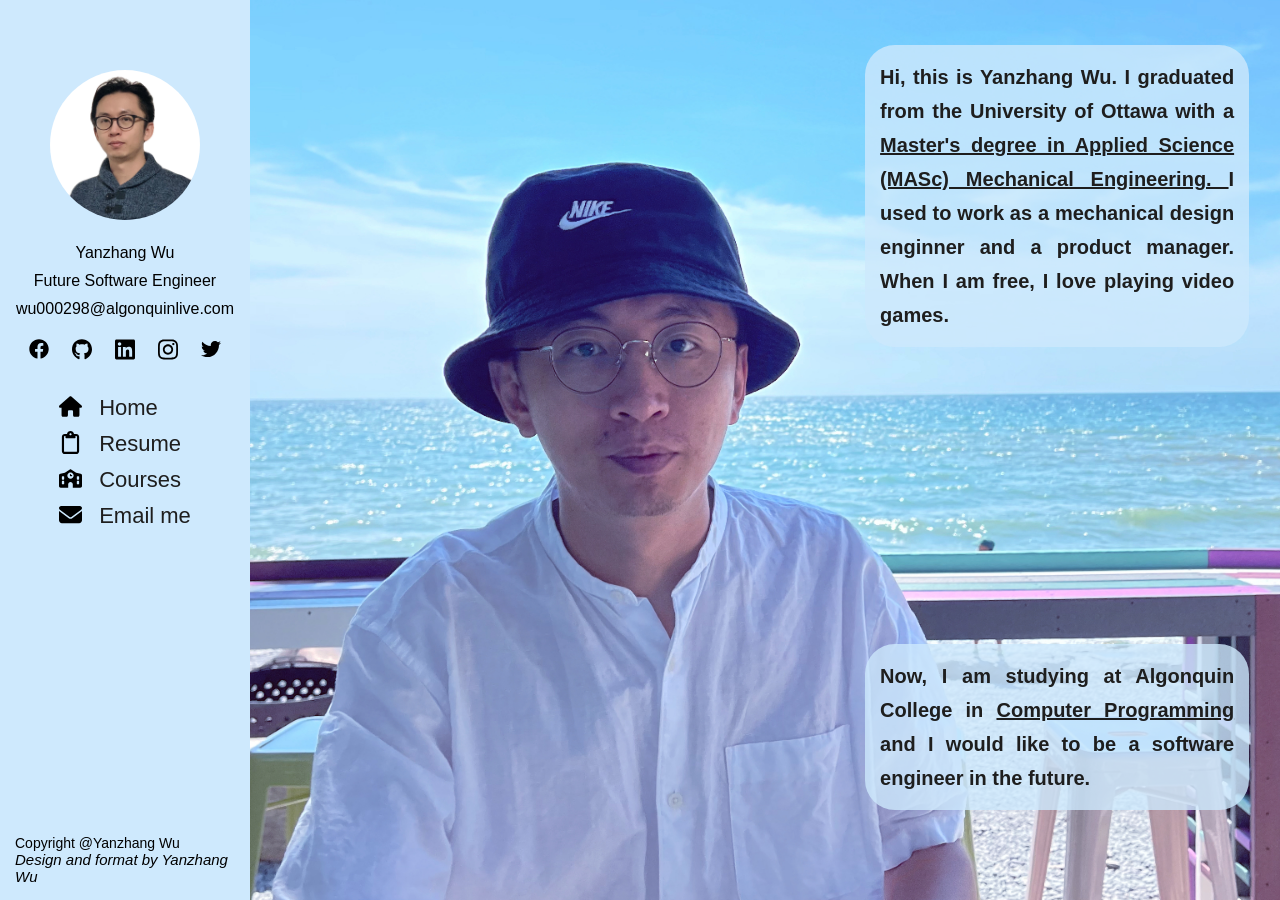
<file: Web/Assignment 1/assignment1/index.html>
<!DOCTYPE html>
<html lang="en">

<head>
    <meta charset="UTF-8">
    <meta http-equiv="X-UA-Compatible" content="IE=edge">
    <meta name="viewport" content="width=device-width, initial-scale=1.0">
    <title>Yanzhang Wu</title>

    <link rel="stylesheet" type="text/css" href="./styles/index.css">
</head>

<body>

    <!-- Hamburger menu -->
    <div class="hamburger_menu">
        <input type="checkbox" id="toggle">
        <label for="toggle">
            <span class="hamburger_container">
                <span></span>
                <span></span>
            </span>
        </label>

        <!-- Header -->
        <header class="header">
            <div class="prev-introduction">
                <img class="head-photo" src="./Images/headphoto.jpg" alt="Yanzhang head photo">

                <div class="contact">
                    <p class="">Yanzhang Wu</p>
                    <p class="">Future Software Engineer</p>
                    <p class="">wu000298@algonquinlive.com </p>
                </div>

                <div class="nav-container">
                    <ul class="social-media">
                        <li class="icon-link-item">
                            <a class="icon-link" href="https://www.facebook.com/profile.php?id=100087453994097">
                                <img src="./Images/icons/facebook.svg" alt="facebook icon">
                            </a>
                        </li>
                        <li class="icon-link-item">
                            <a class="icon-link" href="https://github.com/yzwu990/">
                                <img src="./Images/icons/github.svg" alt="github icon">
                            </a>
                        </li>
                        <li class="icon-link-item">
                            <a class="icon-link" href="https://www.linkedin.com/in/yanzhang-wu-731852236/">
                                <img src="./Images/icons/linkedin.svg" alt="linkedin icon">
                            </a>
                        </li>
                        <li class="icon-link-item">
                            <a class="icon-link" href="https://www.instagram.com/yzyzyzwu/">
                                <img src="./Images/icons/instagram.svg" alt="instagram icon">
                            </a>
                        </li>
                        <li class="icon-link-item">
                            <a class="icon-link" href="https://twitter.com/yzwu990">
                                <img src="./Images/icons/twitter.svg" alt="twitter icon">
                            </a>
                        </li>
                    </ul>
                </div>
            </div>

            <!-- Navigation Menu -->
            <nav id="navbar" class="navbar">
                <div class="">
                    <ul class="">
                        <li class="nav-item">
                            <a class="nav-link" href="index.html">Home</a>
                        </li>
                        <li class="nav-item">
                            <a class="nav-link" href="resume.html">Resume</a>
                        </li>
                        <li class="nav-item">
                            <a class="nav-link" href="courses.html">Courses</a>
                        </li>
                        <li class="nav-item">
                            <a class="nav-link" href="mailto:wu000298@algonquinlive.com" target="_blank">Email me</a>
                        </li>
                    </ul>
                </div>
            </nav>
        </header>

    </div>



    <!-- Page's main content -->
    <main id="main-index" class="main">
        <div class="intro1">
            <p>
                Hi, this is Yanzhang Wu. I graduated from the University of Ottawa
                with a
                <a href="https://catalogue.uottawa.ca/en/graduate/master-applied-science-mechanical-engineering/">
                    <b>
                        Master's degree in Applied Science (MASc) Mechanical
                        Engineering.
                    </b>
                </a>
                I used to work as a mechanical design enginner and a product
                manager. When I am free, I love playing video games.
            </p>
        </div>


        <div id="uottawa" class="uottawa">
            <img src="./Images/uOttawa.png" alt="logo of the University of Ottawa">
            <p>The University of Ottawa (French: Université d'Ottawa) is the largest English-French bilingual
                university in the world. The main campus locates in Ottawa, Ontario, Canada. In the 2022 U.S. News &
                World Report Best Global University Ranking, the university placed 199th in the world, and eighth in
                Canada, tied with the University of Waterloo.</p>
        </div>


        <div class="intro2">
            <p> Now, I am
                studying at Algonquin College in
                <a href="https://www.algonquincollege.com/sat/program/computer-programming/">
                    <b>
                        Computer Programming
                    </b>

                </a>
                and I
                would like to be a software engineer in the future.
            </p>
        </div>


        <div id="algonquin" class="algonquin">
            <img src="./Images/Algonquin_College_logo.png" alt="">
            <p>Algonquin College of Applied Arts and Technology is a publicly funded English-language college located in
                Ottawa, Ontario, Canada. It has been ranked among the Top 50 Research Colleges in Canada and has been
                recognized as one of Canada's top innovation leaders.</p>
        </div>
    </main>


    <span class="loader"></span>


    <!-- Footer -->
    <footer>
        <div>
            <p>Copyright @Yanzhang Wu</p>
            <p class="design">Design and format by Yanzhang Wu</p>
        </div>
    </footer>



</body>

</html>
</file>
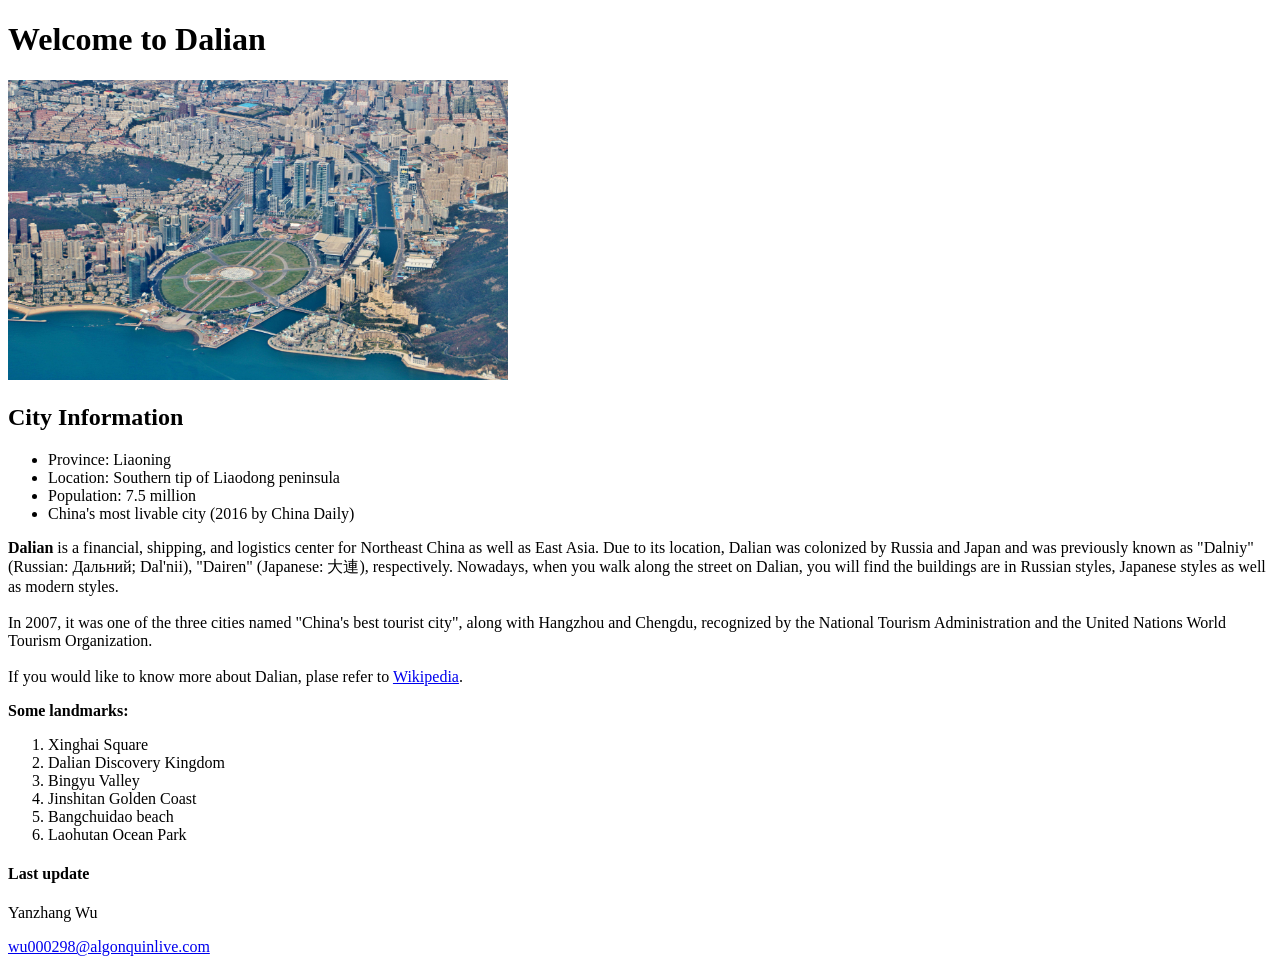
<file: Web/Lab 1/hometown.html>
<!DOCTYPE html>
<html lang="en">

<head>
	<meta charset="UTF-8" />
	<meta http-equiv="X-UA-Compatible" content="IE=edge" />
	<meta name="viewport" content="width=device-width, initial-scale=1.0" />
	<title>hometown</title>
</head>

<!-- Information of Dalian is summerized from https://en.wikipedia.org/wiki/Dalian -->

<body>

	<h1>Welcome to Dalian</h1>

	<img src="./Xinghai_Square_.jpg" alt="Xinghai Square of Dalian" title="Xinghai Square in Dalian" width="500"
		height="300" />

	<h2>City Information</h2>

	<ul>
		<li>Province: Liaoning</li>
		<li>Location: Southern tip of Liaodong peninsula</li>
		<li>Population: 7.5 million</li>
		<li>China's most livable city (2016 by China Daily)</li>
	</ul>

	<p>
		<b>Dalian</b> is a financial, shipping, and logistics center for Northeast China
		as well as East Asia. Due to its location, Dalian was colonized by Russia
		and Japan and was previously known as "Dalniy" (Russian: Дальний;
		Dal'nii), "Dairen" (Japanese: 大連), respectively. Nowadays, when you walk
		along the street on Dalian, you will find the buildings are in Russian
		styles, Japanese styles as well as modern styles.
		<br /><br />
		In 2007, it was one of the three cities named "China's best tourist city",
		along with Hangzhou and Chengdu, recognized by the National Tourism
		Administration and the United Nations World Tourism Organization.
		<br /><br />
		If you would like to know more about Dalian, plase refer to
		<a href="https://en.wikipedia.org/wiki/Dalian">Wikipedia</a>.
	</p>

	<!-- <b> </b> is only used to accomplish lab task here. Using <herader> could be more appropriate  -->
	<b>Some landmarks:</b>

	<ol>
		<li>Xinghai Square</li>
		<li>Dalian Discovery Kingdom</li>
		<li>Bingyu Valley</li>
		<li>Jinshitan Golden Coast</li>
		<li>Bangchuidao beach</li>
		<li>Laohutan Ocean Park</li>
	</ol>

	<h4>Last update</h4>

	<p>Yanzhang Wu</p>

	<a href="mailto:wu000298@algonquinlive.com">wu000298@algonquinlive.com</a>
</body>

</html>
</file>
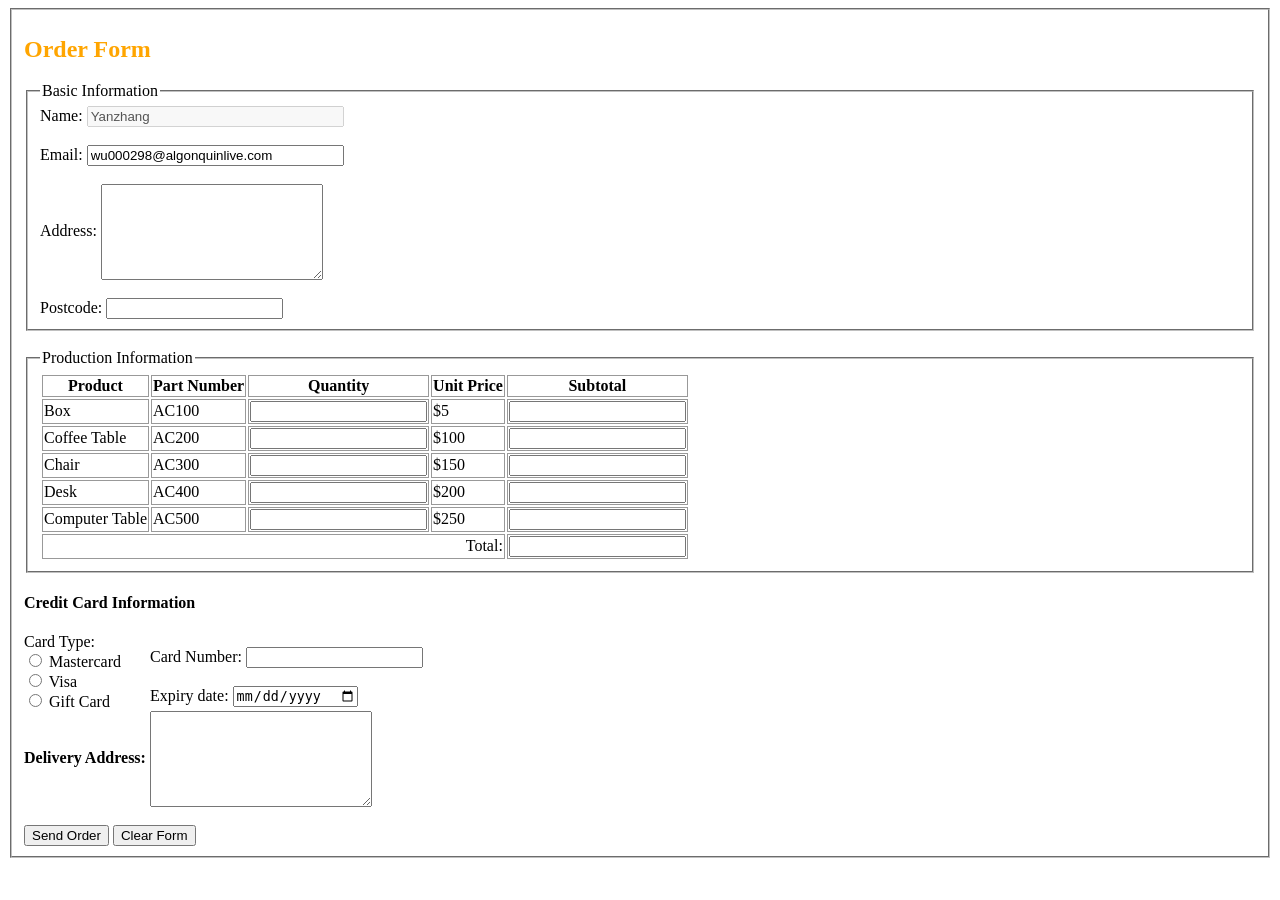
<file: Web/Lab 2/order.html>
<!DOCTYPE html>
<html lang="en">

<head>
  <meta charset="UTF-8">
  <meta http-equiv="X-UA-Compatible" content="IE=edge">
  <meta name="viewport" content="width=device-width, initial-scale=1.0">
  <meta name="autoor" content="Yanzhang Wu">
  <title>order</title>
  <style>
    table {
      border-collapse: separate;
    }

    td {
      border: 1px solid #999;
    }

    th {
      border: 1px solid #999;
    }
  </style>
</head>

<body>
  <main>
    <fieldset>
      <header>
        <h2 style="color: orange">Order Form</h2>
      </header>

      <form>
        <fieldset>
          <legend>Basic Information</legend>
          <label for="Name">Name:</label>
          <input type="text" id="Name" name="Name" value="Yanzhang" size="30" required disabled>
          <br><br>
          <label for="Email">Email:</label>
          <input type="email" id="Email" name="Email" value="wu000298@algonquinlive.com" size="30" required>
          <br><br>
          <label for="Address">Address:</label>
          <textarea name="Address" id="Address" cols="25" rows="6" style="vertical-align: middle"></textarea>
          <br><br>
          <label for="Postcode">Postcode:</label>
          <input type="text" id="Postcode" name="Name" required>
        </fieldset>
        <br>
        <fieldset>
          <legend>Production Information</legend>
          <table>
            <tr>
              <th>Product</th>
              <th>Part Number</th>
              <th>Quantity</th>
              <th>Unit Price</th>
              <th>Subtotal</th>
            </tr>
            <tr>
              <td>
                <label for="BoxQuantity">Box</label>
              </td>
              <td>AC100</td>
              <td>
                <input type="number" id="BoxQuantity" name="BoxQuantity">
              </td>
              <td>$5</td>
              <td><input type="number" id="BoxTotal" name="BoxTotal"></td>
            </tr>
            <tr>
              <td>
                <label for="CoffeeFableQuantity">Coffee Table</label>
              </td>
              <td>AC200</td>
              <td>
                <input type="number" id="CoffeeFableQuantity" name="CoffeeFableQuantity">
              </td>
              <td>$100</td>
              <td>
                <input type="number" id="CoffeeFableTotal" name="CoffeeFableTotal">
              </td>
            </tr>
            <tr>
              <td>
                <label for="ChairQuantity">Chair</label>
              </td>
              <td>AC300</td>
              <td>
                <input type="number" id="ChairQuantity" name="ChairQuantity">
              </td>
              <td>$150</td>
              <td>
                <input type="number" id="ChairTotal" name="ChairTotal">
              </td>
            </tr>
            <tr>
              <td>
                <label for="DeskQuantity">Desk</label>
              </td>
              <td>AC400</td>
              <td>
                <input type="number" id="DeskQuantity" name="DeskQuantity">
              </td>
              <td>$200</td>
              <td><input type="number" id="DeskTotal" name="DeskTotal"></td>
            </tr>
            <tr>
              <td>
                <label for="ComtabTableQuantity">Computer Table</label>
              </td>
              <td>AC500</td>
              <td>
                <input type="number" id="ComtabTableQuantity" name="ComtabTableQuantity">
              </td>
              <td>$250</td>
              <td>
                <input type="number" id="ComtabTableTotal" name="ComtabTableTotal">
              </td>
            </tr>
            <tr>
              <td colspan="4" style="text-align: right">
                <label for="Total">Total:</label>
              </td>
              <td><input type="number" id="Total" name="Total"></td>
            </tr>
          </table>
        </fieldset>

        <h4>Credit Card Information</h4>

        <div style="display: inline-block">
          <span>Card Type:</span>
          <br>
          <input type="radio" id="Mastercard" name="Credit">
          <label for="Mastercard">Mastercard</label>
          <br>
          <input type="radio" id="Visa" name="Credit">
          <label for="Visa">Visa</label>
          <br>
          <input type="radio" id="GiftCard" name="Credit" required>
          <label for="GiftCard">Gift Card</label>
        </div>
        <div style="
              display: inline-block;
              margin-left: 25px;
              vertical-align: super;
            ">
          <span>
            <label for="CardNumber">Card Number:</label>
            <input type="text" id="CardNumber" name="CardNumber" required>
          </span>
          <br>
          <br>
          <span>
            <label for="ExpiryDate">Expiry date:</label>
            <input type="date" id="ExpiryDate" name="ExpiryDate" required>
          </span>
        </div>

        <br>
        <label for="DeliveryAddress"> <b>Delivery Address:</b> </label>
        <textarea name="DeliveryAddress" id="DeliveryAddress" cols="25" rows="6"
          style="vertical-align: middle"></textarea>

        <br><br>
        <input type="submit" value="Send Order">
        <input type="reset" value="Clear Form">
      </form>
    </fieldset>
  </main>
</body>

</html>
</file>
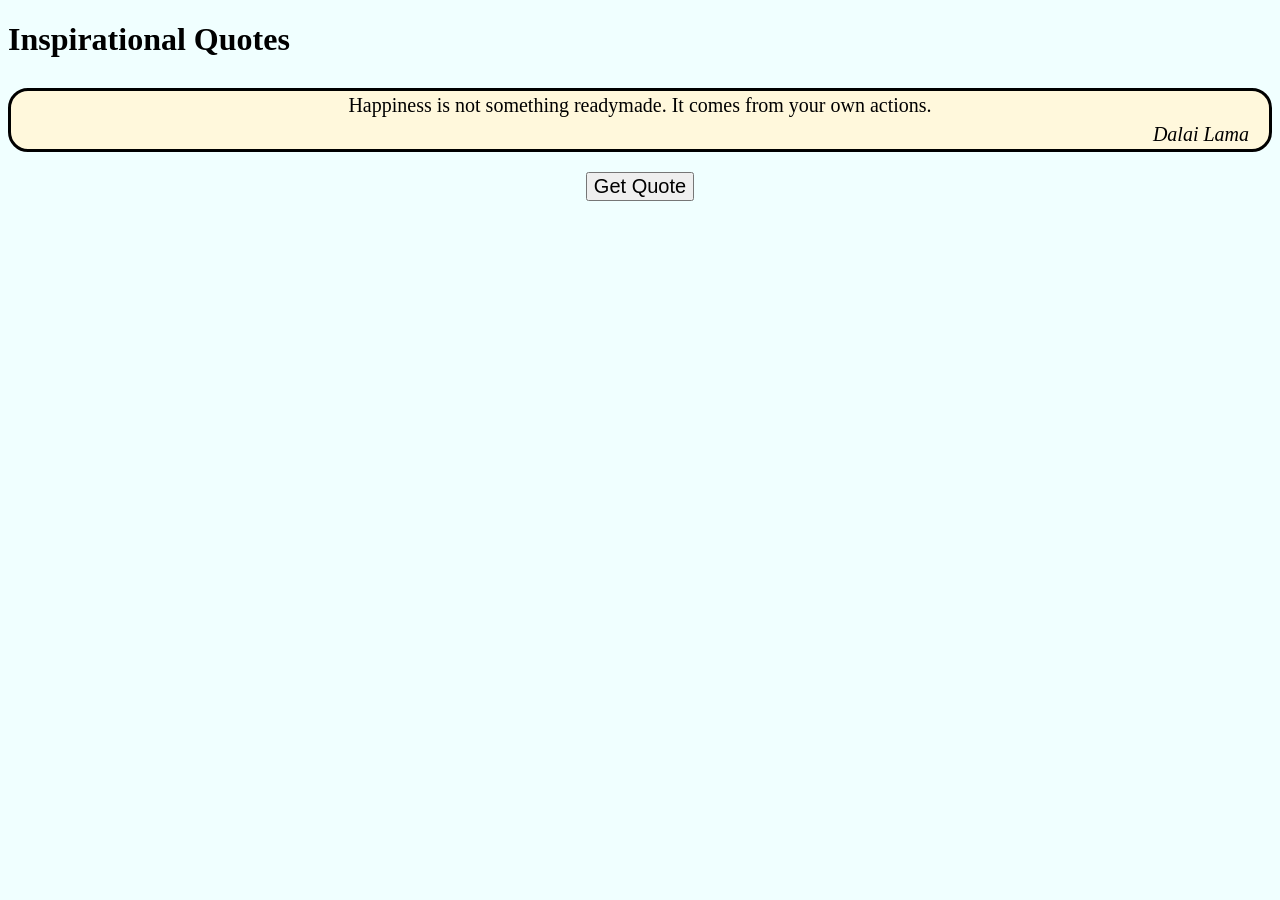
<file: Web/Lab 4/inspiration.html>
<!DOCTYPE html>
<html lang="en">

<head>
    <meta charset="UTF-8">
    <meta http-equiv="X-UA-Compatible" content="IE=edge">
    <meta name="viewport" content="width=device-width, initial-scale=1.0">
    <meta name="author" content="Yanzhang Wu">
    <link rel="stylesheet" type="text/css" href="./inspiration.css">
    <script src="./inspiration.js" defer></script>
    <title>inspirational</title>
</head>

<body onload="setInspiration()">

    <header>
        <h1>
            Inspirational Quotes
        </h1>

    </header>


    <div class="firstLayer">

        <div class="quote" id="quote">
        </div>

        <div class="author" id="author">
        </div>

    </div>

    <button onclick="setInspiration()">Get Quote</button>


</body>




</html>
</file>
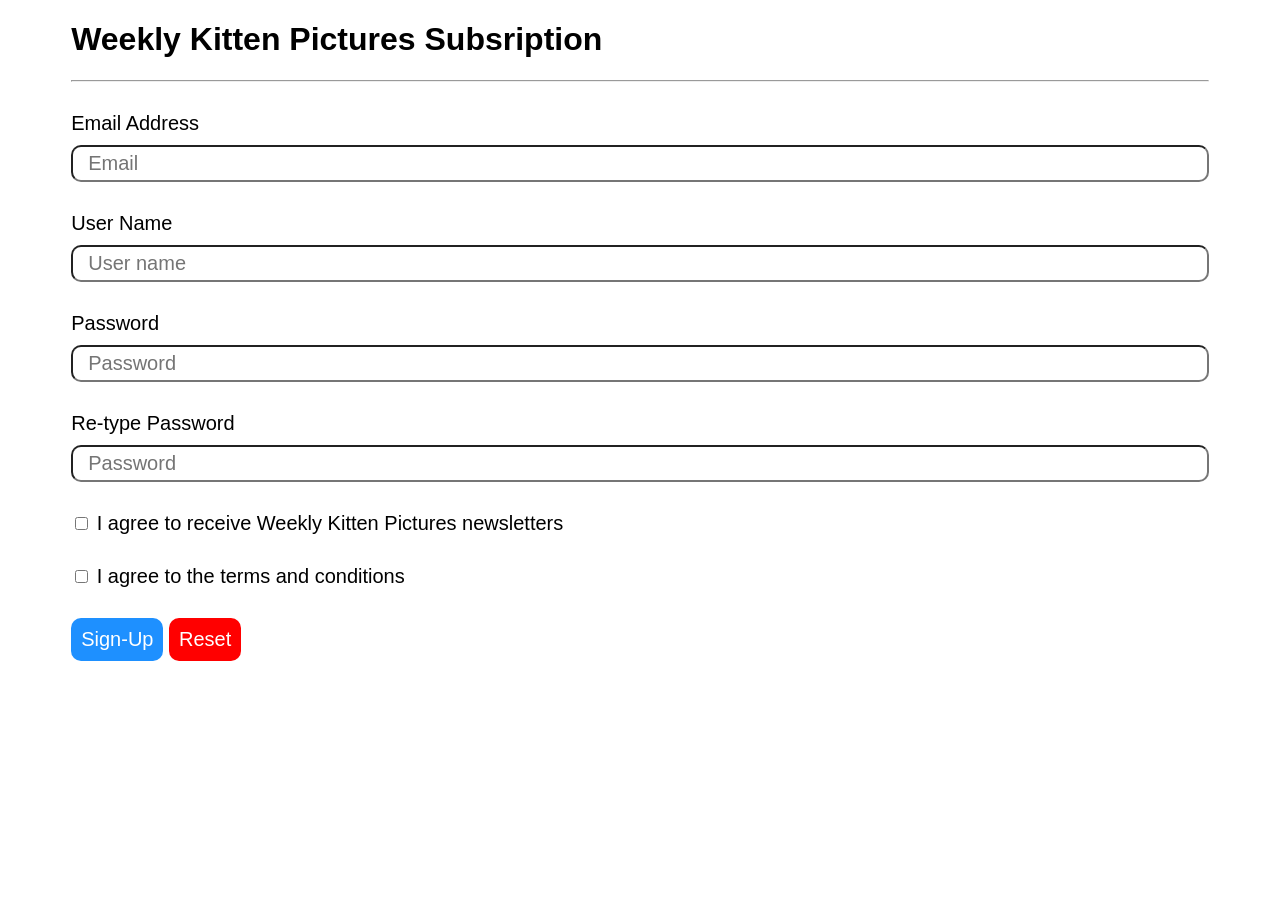
<file: Web/Lab 5/registration.html>
<!DOCTYPE html>
<html lang="en">

<head>
    <meta charset="UTF-8">
    <meta name="viewport" content="width=device-width, initial-scale=1.0">
    <!-- Add authorship metadata and link CSS and JS files -->
    <meta name="author" content="Yanzhang Wu">
    <link rel="stylesheet" href="weeklykitten.css">
    <script src="./script/script.js"></script>
    <title>Lab 5 - JavaScript 1</title>
</head>

<body>
    <div class="formcontainer">
        <h1>Weekly Kitten Pictures Subsription</h1>
        <hr>
        <form action="registration.html" method="get" onsubmit="return validate();">

            <div class="textfield" id="emailField">
                <label for="email">Email Address</label>
                <input type="text" name="email" id="email" placeholder="Email">
            </div>

            <div class="textfield" id="loginField">
                <label for="login">User Name</label>
                <input type="text" name="login" id="login" placeholder="User name">
            </div>

            <div class="textfield" id="passField">
                <label for="pass">Password</label>
                <input type="password" name="pass" id="pass" placeholder="Password">
            </div>

            <div class="textfield" id="pass2Field">
                <label for="pass2">Re-type Password</label>
                <input type="password" id="pass2" placeholder="Password">
            </div>

            <div class="checkbox">
                <input type="checkbox" name="newsletter" id="newsletter" onclick="alertNewsletter()">
                <label for="newsletter">I agree to receive Weekly Kitten Pictures newsletters</label>
            </div>

            <div class="checkbox" id="termsField">
                <input type="checkbox" name="terms" id="terms">
                <label for="terms">I agree to the terms and conditions</label>
            </div>

            <button type="submit" name="submit" id="submit">Sign-Up</button>

            <!-- User history.go(0) to refresh the page so the error message could be cleared -->
            <!-- If you don't want to clear the error message when click the rest button, 
                just discard onclick="history.go(0) -->
            <button type="reset" name="rest" id="reset" onclick="history.go(0)">Reset</button>

        </form>
    </div>

</body>

</html>
</file>
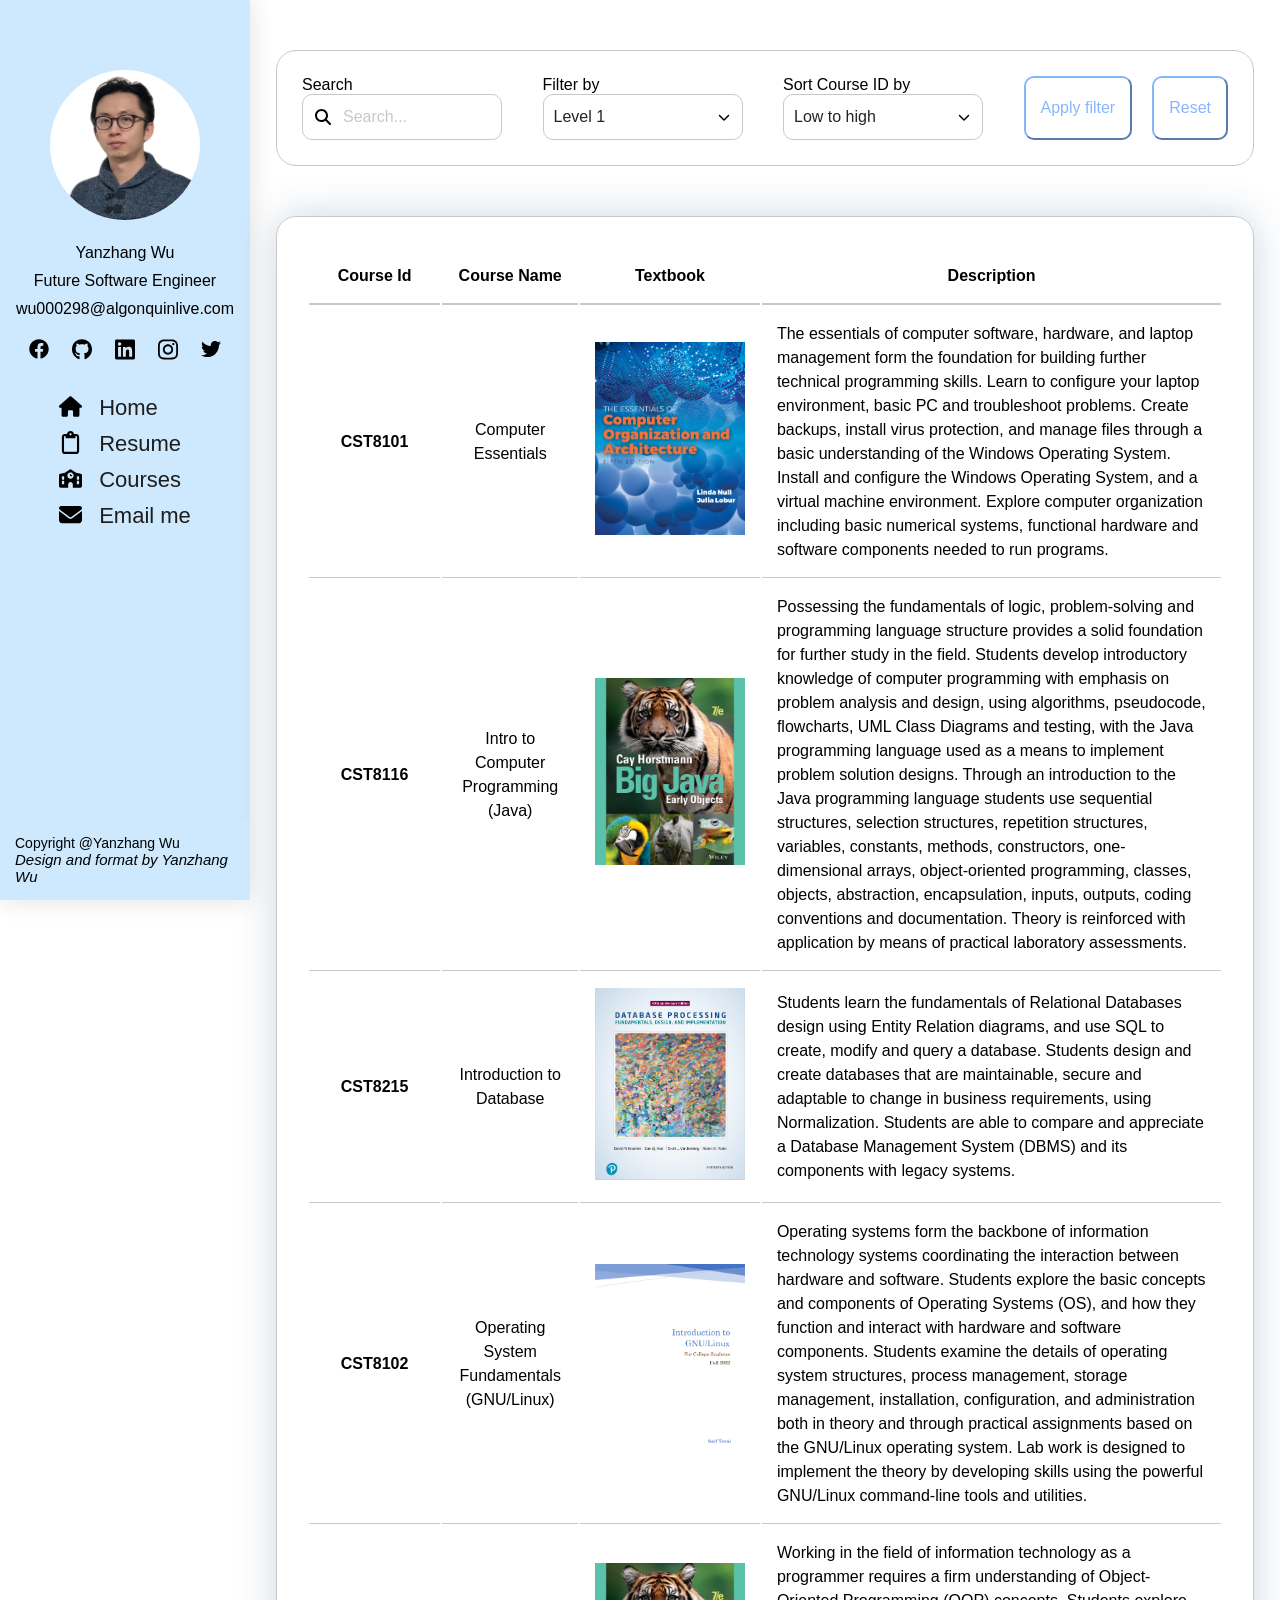
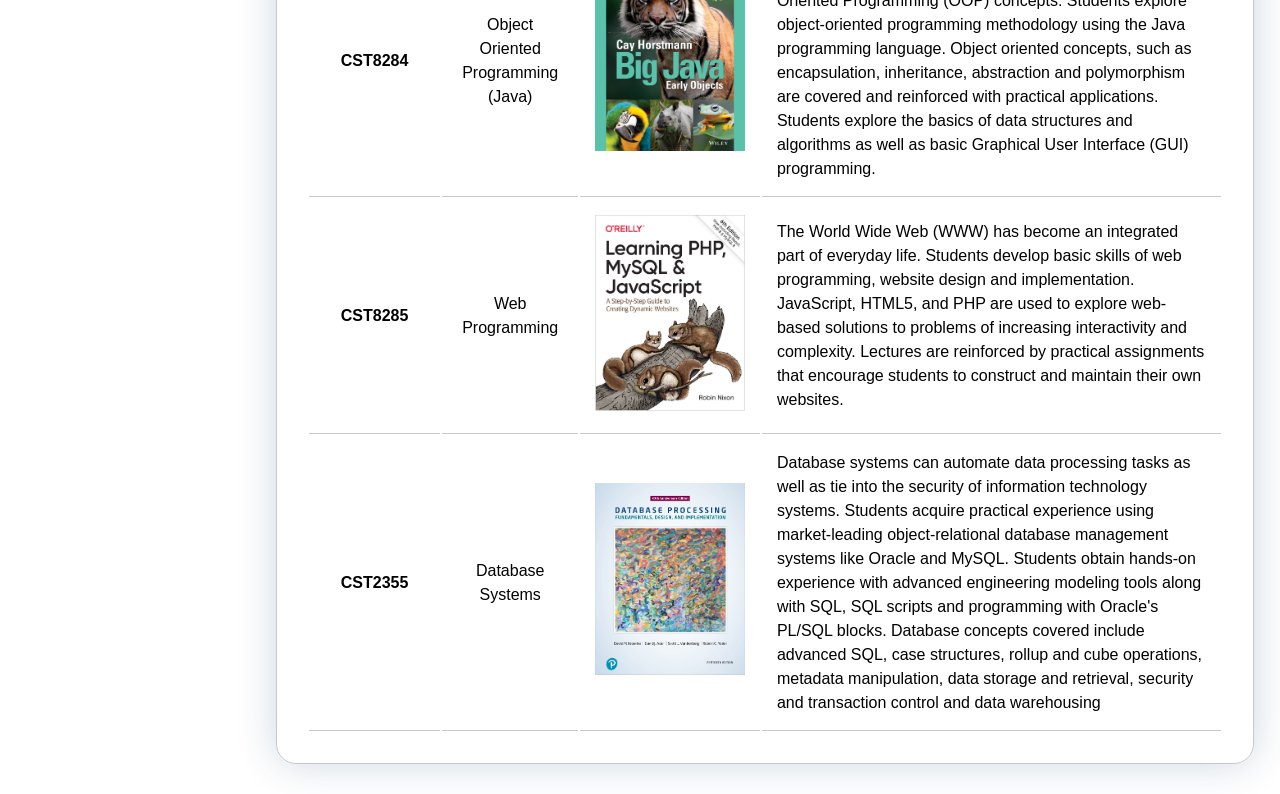
<file: Web/Assignment 1/assignment1/courses.html>
<!DOCTYPE html>
<html lang="en">

<head>
    <meta charset="UTF-8">
    <meta http-equiv="X-UA-Compatible" content="IE=edge">
    <meta name="viewport" content="width=device-width, initial-scale=1.0">
    <title>Yanzhang Wu</title>
    <link rel="stylesheet" type="text/css" href="./styles/index.css">
    <link rel="stylesheet" type="text/css" href="./styles/courses.css">
</head>

<body>

    <!-- Hamburger menu -->
    <div class="hamburger_menu">
        <input type="checkbox" id="toggle">
        <label for="toggle">
            <span class="hamburger_container">
                <span></span>
                <span></span>
            </span>
        </label>
        <!-- Header -->
        <header class="header">
            <div class="prev-introduction">
                <img class="head-photo" src="./Images/headphoto.jpg" alt="Yanzhang head photo">

                <div class="contact">
                    <p class="">Yanzhang Wu</p>
                    <p class="">Future Software Engineer</p>
                    <p class="">wu000298@algonquinlive.com </p>
                </div>


                <div class="nav-container">
                    <ul class="social-media">
                        <li class="icon-link-item">
                            <a class="icon-link" href="https://www.facebook.com/profile.php?id=100087453994097">
                                <img src="./Images/icons/facebook.svg" alt="facebook icon">
                            </a>
                        </li>
                        <li class="icon-link-item">
                            <a class="icon-link" href="https://github.com/yzwu990/">
                                <img src="./Images/icons/github.svg" alt="github icon">
                            </a>
                        </li>
                        <li class="icon-link-item">
                            <a class="icon-link" href="https://www.linkedin.com/in/yanzhang-wu-731852236/">
                                <img src="./Images/icons/linkedin.svg" alt="linkedin icon">
                            </a>
                        </li>
                        <li class="icon-link-item">
                            <a class="icon-link" href="https://www.instagram.com/yzyzyzwu/">
                                <img src="./Images/icons/instagram.svg" alt="instagram icon">
                            </a>
                        </li>
                        <li class="icon-link-item">
                            <a class="icon-link" href="https://twitter.com/yzwu990">
                                <img src="./Images/icons/twitter.svg" alt="twitter icon">
                            </a>
                        </li>
                    </ul>
                </div>
            </div>

            <!-- Navigation Menu -->
            <nav id="navbar" class="navbar">
                <div class="">
                    <ul class="">
                        <li class="nav-item">
                            <a class="nav-link" href="index.html">Home</a>
                        </li>
                        <li class="nav-item">
                            <a class="nav-link" href="resume.html">Resume</a>
                        </li>
                        <li class="nav-item">
                            <a class="nav-link" href="courses.html">Courses</a>
                        </li>
                        <li class="nav-item">
                            <a class="nav-link" href="mailto:wu000298@algonquinlive.com" target="_blank">Email me</a>
                        </li>
                    </ul>
                </div>
            </nav>
        </header>

    </div>


    <!-- Page's main content -->
    <main id="main-courses" class="main">
        <div id="filters" class="filters-section">
            <div class="filters-main-container">

                <div>
                    <form class="filters-form">

                        <div class="filters-form-item search-bar-container">
                            <div><label for="search">Search</label></div>
                            <input type="search" id="search" name="search" placeholder="Search...">
                        </div>

                        <div class="filters-form-item filter-by-levels-container">
                            <div><label for="filter">Filter by</label></div>
                            <select id="filter" name="filter" class="general-select filter-select">
                                <option value="level1">Level 1</option>
                                <option value="level2">Level 2</option>
                                <option value="level3">Level 3</option>
                            </select>
                        </div>

                        <div class="filters-form-item sort-by-container">
                            <div><label for="sort">Sort Course ID by</label></div>
                            <select id="sort" name="sort" class="general-select sort-by-select">
                                <option value="low-to-high">Low to high</option>
                                <option value="high-to-low">High to low</option>
                            </select>
                        </div>

                        <div class="filters-form-item submit">
                            <button type="submit"> Apply filter </button>
                            <button type="reset"> Reset </button>
                        </div>




                    </form>

                </div>

            </div>
        </div>

        <div id="courses-tables" class="courses-tables-section">

            <div class="table-container">
                <table class="course-table">
                    <thead class="thead-row">
                        <tr>
                            <th scope="col" class="col-short">Course Id</th>
                            <th scope="col" class="col-short">Course Name</th>
                            <th scope="col" class="col-short">Textbook</th>
                            <th scope="col" class="col-long">Description</th>
                        </tr>
                    </thead>
                    <tbody>
                        <tr>
                            <th scope="row" class="col-short">CST8101</th>
                            <td class="col-short">Computer Essentials</td>
                            <td class="col-short"><img
                                    src="./Images/Testbook/TheEssentialofComputerOrganization&Architecture.png"
                                    alt="The Essential of Computer Organization& Architecture"></td>
                            <td class="col-long">The essentials of computer software, hardware, and laptop
                                management form the foundation for building further technical programming skills.
                                Learn to configure your laptop environment, basic PC and troubleshoot problems.
                                Create backups, install virus protection, and manage files through a basic
                                understanding of the Windows Operating System. Install and configure the Windows
                                Operating System, and a virtual machine environment. Explore computer organization
                                including basic numerical systems, functional hardware and software components
                                needed to run programs.</td>
                        </tr>
                        <tr>
                            <th scope="row" class="col-short">CST8116</th>
                            <td class="col-short">Intro to Computer Programming (Java)</td>
                            <td class="col-short"><img src="./Images/Testbook/BigJavaEarlyObjects.png"
                                    alt="Big Java Early Objects">
                            </td>
                            <td class="col-long">Possessing the fundamentals of logic, problem-solving and
                                programming language structure provides a solid foundation for further study in the
                                field. Students develop introductory knowledge of computer programming with emphasis
                                on problem analysis and design, using algorithms, pseudocode, flowcharts, UML Class
                                Diagrams and testing, with the Java programming language used as a means to
                                implement problem solution designs. Through an introduction to the Java programming
                                language students use sequential structures, selection structures, repetition
                                structures, variables, constants, methods, constructors, one-dimensional arrays,
                                object-oriented programming, classes, objects, abstraction, encapsulation, inputs,
                                outputs, coding conventions and documentation. Theory is reinforced with application
                                by means of practical laboratory assessments.</td>
                        </tr>
                        <tr>
                            <th scope="row" class="col-short">CST8215</th>
                            <td class="col-short">Introduction to Database</td>
                            <td class="col-short"><img src="./Images/Testbook/DatabaseProcessing.png"
                                    alt="Database Processing"></td>
                            <td class="col-long">Students learn the fundamentals of Relational Databases design
                                using Entity Relation diagrams, and use SQL to create, modify and query a database.
                                Students design and create databases that are maintainable, secure and adaptable to
                                change in business requirements, using Normalization. Students are able to compare
                                and appreciate a Database Management System (DBMS) and its components with legacy
                                systems.</td>
                        </tr>
                        <tr>
                            <th scope="row" class="col-short">CST8102</th>
                            <td class="col-short">Operating System Fundamentals (GNU/Linux)</td>
                            <td class="col-short"><img src="./Images/Testbook/IntroductiontoGNULinux.png"
                                    alt="Introduction to GNU Linux"></td>
                            <td class="col-long">Operating systems form the backbone of information technology
                                systems coordinating the interaction between hardware and software. Students explore
                                the basic concepts and components of Operating Systems (OS), and how they function
                                and interact with hardware and software components. Students examine the details of
                                operating system structures, process management, storage management, installation,
                                configuration, and administration both in theory and through practical assignments
                                based on the GNU/Linux operating system. Lab work is designed to implement the
                                theory by developing skills using the powerful GNU/Linux command-line tools and
                                utilities.</td>
                        </tr>

                        <tr>
                            <th scope="row" class="col-short">CST8284</th>
                            <td class="col-short">Object Oriented Programming (Java)</td>
                            <td class="col-short"><img src="./Images/Testbook/BigJavaEarlyObjects.png"
                                    alt="Big Java Early Objects"></td>
                            <td class="col-long">Working in the field of information technology as a programmer
                                requires a firm understanding of Object-Oriented Programming (OOP) concepts.
                                Students explore object-oriented programming methodology using the Java programming
                                language. Object oriented concepts, such as encapsulation, inheritance, abstraction
                                and polymorphism are covered and reinforced with practical applications. Students
                                explore the basics of data structures and algorithms as well as basic Graphical User
                                Interface (GUI) programming.</td>
                        </tr>

                        <tr>
                            <th scope="row" class="col-short">CST8285</th>
                            <td class="col-short">Web Programming</td>
                            <td class="col-short"><img src="./Images/Testbook/LearningPHP,MySQLandJavaScript.png"
                                    alt="Learning PHP, MySQL and JavaScript"></td>
                            <td class="col-long">The World Wide Web (WWW) has become an integrated part of everyday
                                life. Students develop basic skills of web programming, website design and
                                implementation. JavaScript, HTML5, and PHP are used to explore web-based solutions
                                to problems of increasing interactivity and complexity. Lectures are reinforced by
                                practical assignments that encourage students to construct and maintain their own
                                websites.</td>
                        </tr>

                        <tr>
                            <th scope="row" class="col-short">CST2355</th>
                            <td class="col-short">Database Systems</td>
                            <td class="col-short"><img src="./Images/Testbook/DatabaseProcessing.png"
                                    alt="Database Processing"></td>
                            <td class="col-long">Database systems can automate data processing tasks as well as tie
                                into the security of information technology systems. Students acquire practical
                                experience using market-leading object-relational database management systems like
                                Oracle and MySQL. Students obtain hands-on experience with advanced engineering
                                modeling tools along with SQL, SQL scripts and programming with Oracle's PL/SQL
                                blocks. Database concepts covered include advanced SQL, case structures, rollup and
                                cube operations, metadata manipulation, data storage and retrieval, security and
                                transaction control and data warehousing</td>
                        </tr>






                    </tbody>

                </table>
            </div>

        </div>
    </main>

    <!-- footer -->
    <footer>
        <div>
            <p>Copyright @Yanzhang Wu</p>
            <p class="design">Design and format by Yanzhang Wu</p>
        </div>
    </footer>

</body>

</html>
</file>
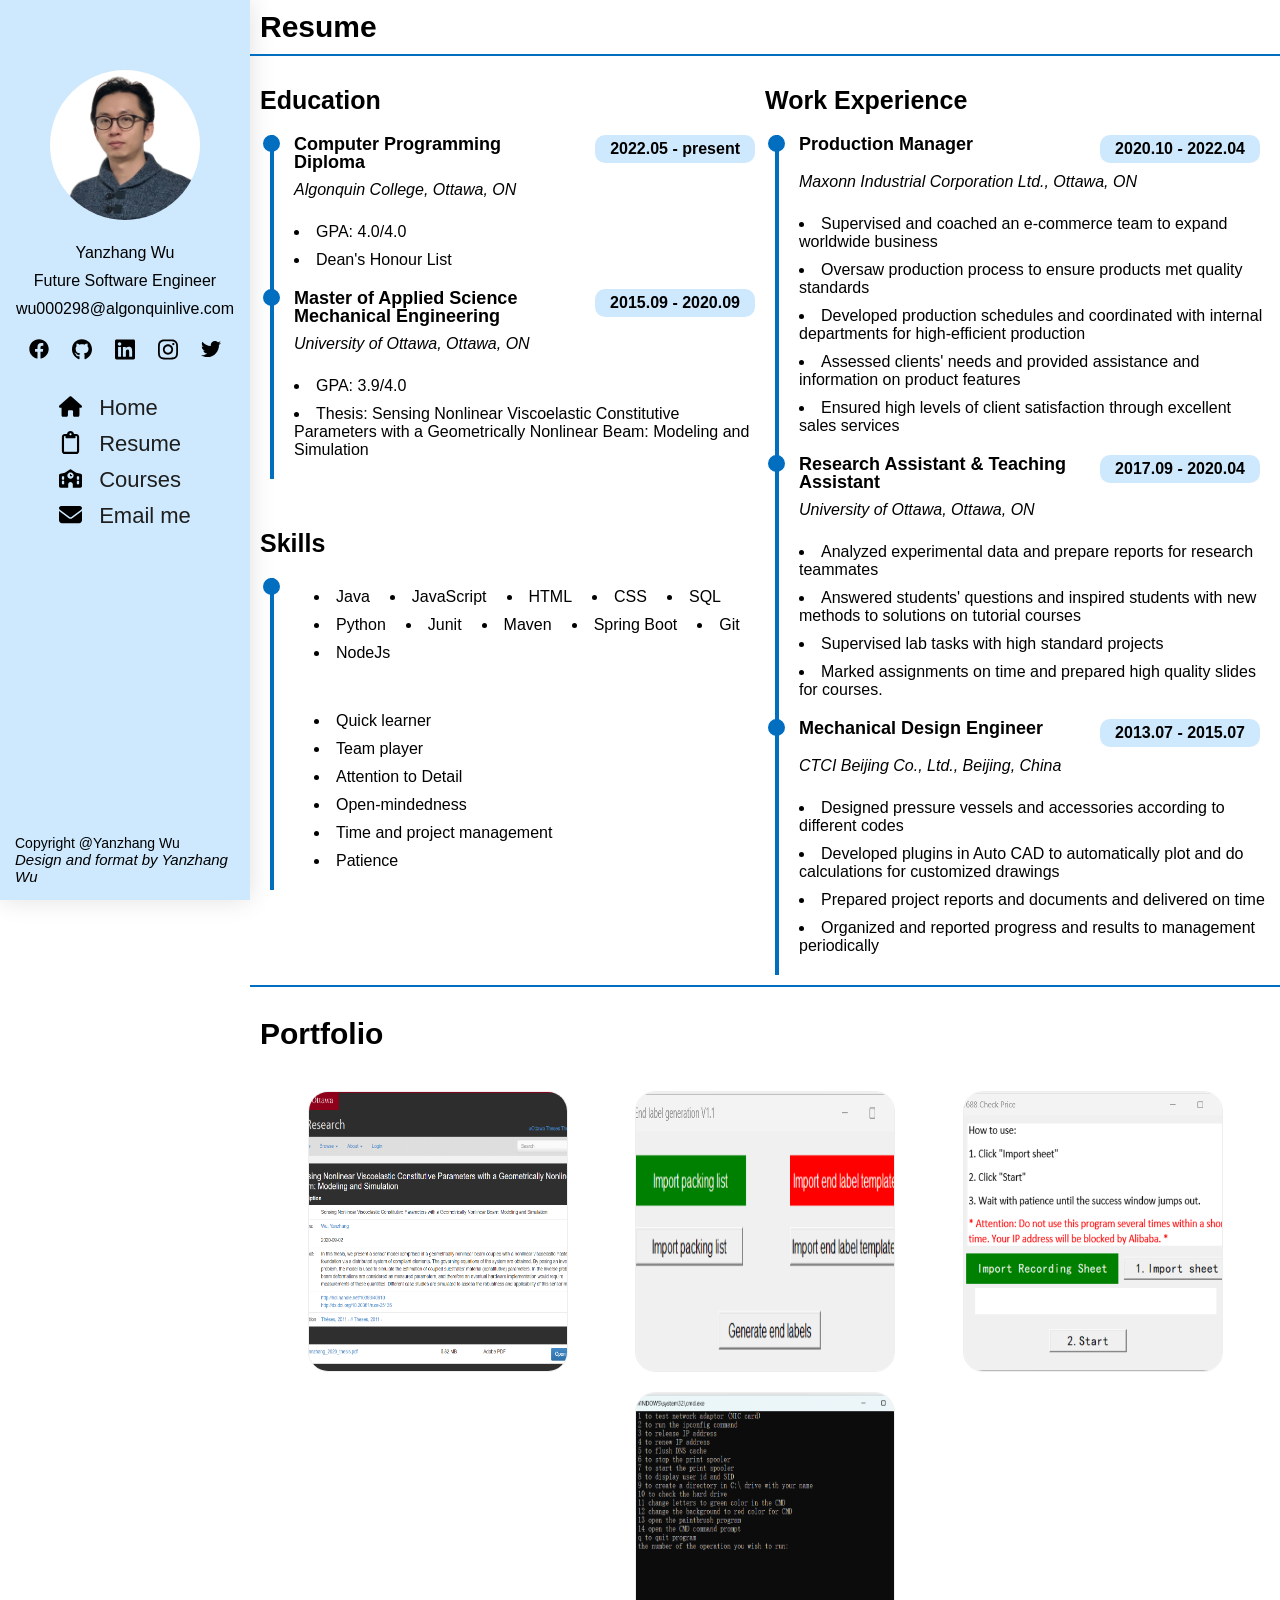
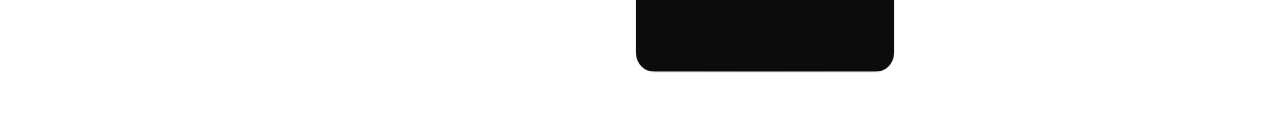
<file: Web/Assignment 1/assignment1/resume.html>
<!DOCTYPE html>
<html lang="en">

<head>
    <meta charset="UTF-8">
    <meta http-equiv="X-UA-Compatible" content="IE=edge">
    <meta name="viewport" content="width=device-width, initial-scale=1.0">
    <title>Yanzhang Wu</title>
    <link rel="stylesheet" type="text/css" href="./styles/index.css">
    <link rel="stylesheet" type="text/css" href="./styles/resume.css">
</head>

<body>

    <!-- Hamburger menu -->
    <div class="hamburger_menu">
        <input type="checkbox" id="toggle">
        <label for="toggle">
            <span class="hamburger_container">
                <span></span>
                <span></span>
            </span>
        </label>
        <!-- Header -->
        <header class="header">
            <div class="prev-introduction">
                <img class="head-photo" src="./Images/headphoto.jpg" alt="Yanzhang head photo">

                <div class="contact">
                    <p class="">Yanzhang Wu</p>
                    <p class="">Future Software Engineer</p>
                    <p class="">wu000298@algonquinlive.com </p>
                </div>


                <div class="nav-container">
                    <ul class="social-media">
                        <li class="icon-link-item">
                            <a class="icon-link" href="https://www.facebook.com/profile.php?id=100087453994097">
                                <img src="./Images/icons/facebook.svg" alt="facebook icon">
                            </a>
                        </li>
                        <li class="icon-link-item">
                            <a class="icon-link" href="https://github.com/yzwu990/">
                                <img src="./Images/icons/github.svg" alt="github icon">
                            </a>
                        </li>
                        <li class="icon-link-item">
                            <a class="icon-link" href="https://www.linkedin.com/in/yanzhang-wu-731852236/">
                                <img src="./Images/icons/linkedin.svg" alt="linkedin icon">
                            </a>
                        </li>
                        <li class="icon-link-item">
                            <a class="icon-link" href="https://www.instagram.com/yzyzyzwu/">
                                <img src="./Images/icons/instagram.svg" alt="instagram icon">
                            </a>
                        </li>
                        <li class="icon-link-item">
                            <a class="icon-link" href="https://twitter.com/yzwu990">
                                <img src="./Images/icons/twitter.svg" alt="twitter icon">
                            </a>
                        </li>
                    </ul>
                </div>
            </div>

            <!-- Navigation Menu -->
            <nav id="navbar" class="navbar">
                <div class="">
                    <ul class="">
                        <li class="nav-item">
                            <a class="nav-link" href="index.html">Home</a>
                        </li>
                        <li class="nav-item">
                            <a class="nav-link" href="resume.html">Resume</a>
                        </li>
                        <li class="nav-item">
                            <a class="nav-link" href="courses.html">Courses</a>
                        </li>
                        <li class="nav-item">
                            <a class="nav-link" href="mailto:wu000298@algonquinlive.com" target="_blank">Email me</a>
                        </li>
                    </ul>
                </div>
            </nav>
        </header>

    </div>


    <!-- Page's main content -->
    <main id="main-resume" class="main">
        <section id="resume" class="resume-section">

            <div class="resume-main-container">
                <h2>Resume</h2>
                <div class="resume-main-row">
                    <div class="education-container">
                        <h3>
                            Education
                        </h3>
                        <div class="resume-item">
                            <div class="resume-item-title">
                                <h4>Computer Programming Diploma</h4>
                                <h5>2022.05 - present</h5>
                            </div>
                            <p class="institute">Algonquin College, Ottawa, ON</p>
                            <ul>
                                <li>GPA: 4.0/4.0</li>
                                <li>Dean's Honour List </li>
                            </ul>

                        </div>
                        <div class="resume-item">
                            <div class="resume-item-title">
                                <h4>Master of Applied Science Mechanical Engineering</h4>
                                <h5>2015.09 - 2020.09
                                </h5>
                            </div>
                            <p class="institute">University of Ottawa, Ottawa, ON</p>
                            <ul>
                                <li>GPA: 3.9/4.0</li>
                                <li>Thesis: Sensing Nonlinear Viscoelastic Constitutive Parameters with a Geometrically
                                    Nonlinear Beam: Modeling and Simulation</li>
                            </ul>
                        </div>

                        <div class="skill-container">
                            <h3>Skills</h3>

                            <div class="resume-item">

                                <ul class="hard-skills">
                                    <li>Java</li>
                                    <li>JavaScript</li>
                                    <li>HTML</li>
                                    <li>CSS</li>
                                    <li>SQL</li>
                                    <li>Python</li>
                                    <li>Junit</li>
                                    <li>Maven</li>
                                    <li>Spring Boot</li>
                                    <li>Git</li>
                                    <li>NodeJs</li>
                                </ul>

                                <ul class="soft-skills">
                                    <li>Quick learner</li>
                                    <li>Team player</li>
                                    <li>Attention to Detail</li>
                                    <li>Open-mindedness </li>
                                    <li>Time and project management</li>
                                    <li>Patience</li>
                                </ul>



                            </div>


                        </div>



                    </div>


                    <div class="experience-container">
                        <h3>
                            Work Experience
                        </h3>
                        <div class="resume-item">
                            <div class="resume-item-title">
                                <h4>Production Manager</h4>
                                <h5>2020.10 - 2022.04</h5>
                            </div>
                            <p class="institute">Maxonn Industrial Corporation Ltd., Ottawa, ON</p>
                            <ul>
                                <li>Supervised and coached an e-commerce team to expand worldwide business</li>
                                <li>Oversaw production process to ensure products met quality standards </li>
                                <li>Developed production schedules and coordinated with internal departments for
                                    high-efficient production</li>
                                <li>Assessed clients' needs and provided assistance and information on product features
                                </li>
                                <li>Ensured high levels of client satisfaction through excellent sales services</li>

                            </ul>
                        </div>

                        <div class="resume-item">
                            <div class="resume-item-title">
                                <h4>Research Assistant &amp; Teaching Assistant</h4>
                                <h5>2017.09 - 2020.04</h5>
                            </div>
                            <p class="institute">University of Ottawa, Ottawa, ON</p>
                            <ul>
                                <li>Analyzed experimental data and prepare reports for research teammates</li>
                                <li>Answered students' questions and inspired students with new methods to solutions on
                                    tutorial courses
                                </li>
                                <li>Supervised lab tasks with high standard projects</li>
                                <li>Marked assignments on time and prepared high quality slides for courses.</li>
                            </ul>
                        </div>

                        <div class="resume-item">
                            <div class="resume-item-title">
                                <h4>Mechanical Design Engineer</h4>
                                <h5>2013.07 - 2015.07</h5>
                            </div>
                            <p class="institute">CTCI Beijing Co., Ltd., Beijing, China</p>
                            <ul>
                                <li>Designed pressure vessels and accessories according to different codes</li>
                                <li>Developed plugins in Auto CAD to automatically plot and do calculations for
                                    customized drawings</li>
                                <li>Prepared project reports and documents and delivered on time</li>
                                <li>Organized and reported progress and results to management periodically</li>
                            </ul>
                        </div>

                    </div>
                </div>
            </div>
        </section>

        <!-- Portfolio -->
        <section id="projects" class="projects-section">
            <div class="projects-main-container">

                <h2>Portfolio</h2>
                <div class="projects-main-row">

                    <div class="project-item">
                        <div class="project-item-inner">
                            <img class="project-image" src="./Images/Thesis.png" alt="">
                            <div class="project-text-container">
                                <a href="https://ruor.uottawa.ca/handle/10393/40910">
                                    Master Thesis: Sensing Nonlinear Viscoelastic Constitutive Parameters with a
                                    Geometrically Nonlinear Beam: Modeling and Simulation
                                </a>
                            </div>
                        </div>
                    </div>

                    <div class="project-item">
                        <div class="project-item-inner">
                            <img class="project-image" src="./Images/EndLabel.png" alt="">
                            <div class="project-text-container">
                                <a href="https://github.com/yzwu990/EndLabel">
                                    A software to automate end label generation
                                </a>
                            </div>
                        </div>
                    </div>

                    <div class="project-item">
                        <div class="project-item-inner">
                            <img class="project-image" src="./Images/PriceCheck.png" alt="">
                            <div class="project-text-container">
                                <a href="https://github.com/yzwu990/1688PriceCheck">
                                    A Web Scraping Program to collect prices, stocks, and other information on 1688.com
                                </a>

                            </div>
                        </div>
                    </div>

                    <div class="project-item">
                        <div class="project-item-inner">
                            <img class="project-image" src="./Images/bash.png" alt="">
                            <div class="project-text-container">
                                <a href="https://github.com/yzwu990/Lab7-Bash-File">
                                    A bash file to run several commands. For example, test network adaptor, renew IP
                                    address and so on
                                </a>
                            </div>
                        </div>
                    </div>

                </div>

            </div>
        </section>
    </main>

    <footer>
        <div>
            <p>Copyright @Yanzhang Wu</p>
            <p class="design">Design and format by Yanzhang Wu</p>
        </div>
    </footer>

</body>

</html>
</file>
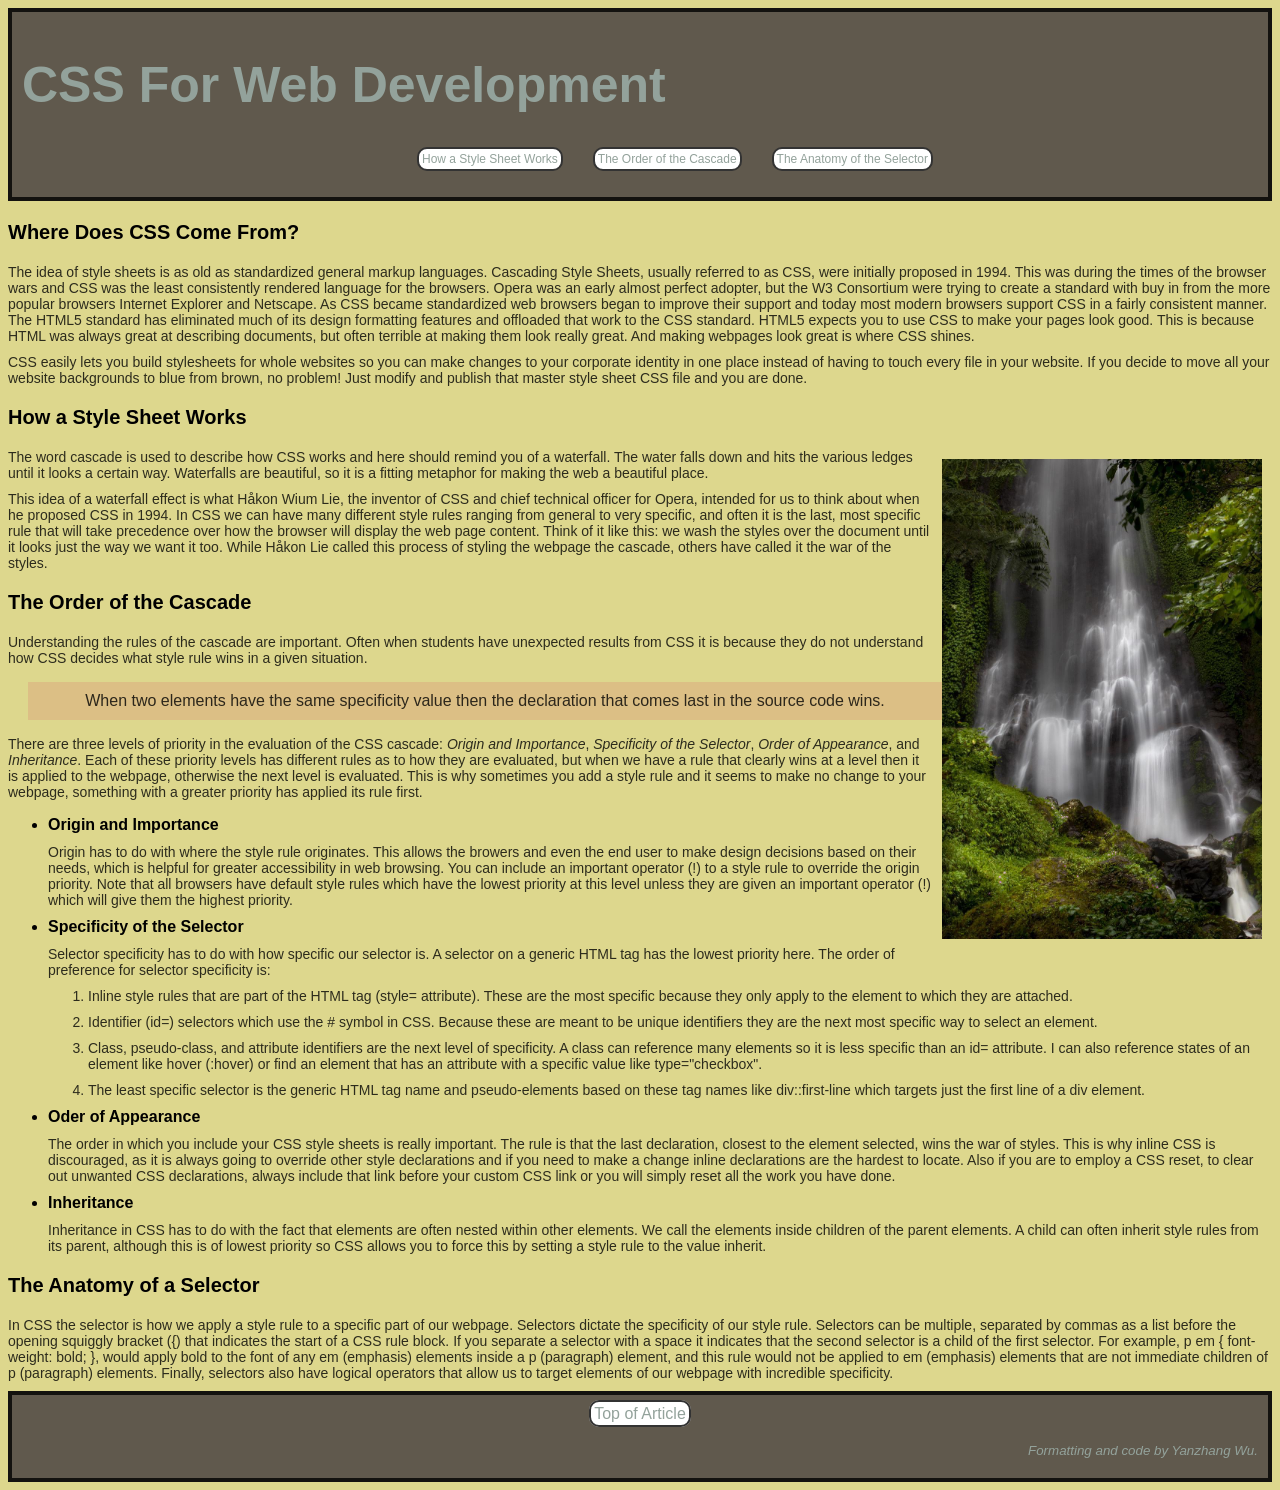
<file: Web/Lab 3/lab3startercode/Lab3.html>
<!DOCTYPE html>
<html lang="en">

<head>
    <meta charset="UTF-8">
    <meta name="viewport" content="width=device-width, initial-scale=1.0">
    <meta name="author" content="Yanzhang Wu">
    <title>Lab 3: HTML and CSS</title>

    <link rel="stylesheet" type="text/css" href="./styles/lab3.css">
</head>

<body>
    <header>
        <h1>CSS For Web Development</h1>
        <nav>
            <ul>
                <li>
                    <a href="#2nd-heading">How a Style Sheet Works</a>
                </li>

                <li>
                    <a href="#3rd-heading">The Order of the Cascade</a>
                </li>

                <li>
                    <a href="#4th-heading">The Anatomy of the Selector</a>
                </li>
            </ul>
        </nav>
    </header>

    <main>
        <h3 id="1st-heading">Where Does CSS Come From?</h3>

        <p class="general"> The idea of style sheets is as old as standardized general markup languages. Cascading
            Style Sheets, usually referred to as CSS, were initially proposed in 1994. This was
            during the times of the browser wars and CSS was the least consistently rendered
            language for the browsers. Opera was an early almost perfect adopter, but the W3
            Consortium were trying to create a standard with buy in from the more popular browsers
            Internet Explorer and Netscape. As CSS became standardized web browsers began to improve
            their support and today most modern browsers support CSS in a fairly consistent manner.
            The HTML5 standard has eliminated much of its design formatting features and offloaded
            that work to the CSS standard. HTML5 expects you to use CSS to make your pages look good.
            This is because HTML was always great at describing documents, but often terrible at
            making them look really great. And making webpages look great is where CSS shines.
        </p>
        <p class="general">
            CSS easily lets you build stylesheets for whole websites so you can make changes to
            your corporate identity in one place instead of having to touch every file in your website.
            If you decide to move all your website backgrounds to blue from brown, no problem! Just
            modify and publish that master style sheet CSS file and you are done.
        </p>


        <h3 id="2nd-heading">How a Style Sheet Works</h3>


        <img src="./waterfall-free-from-pixabay.jpg" alt="picture of waterfall">

        <p class="general"> The word cascade is used to describe how CSS works and here should remind you of a
            waterfall. The water falls down and hits the various ledges until it looks a certain
            way. Waterfalls are beautiful, so it is a fitting metaphor for making the web a beautiful
            place.
        </p>

        <p class="general"> This idea of a waterfall effect is what Håkon Wium Lie, the inventor of CSS and chief
            technical officer for Opera, intended for us to think about when he proposed CSS in 1994.
            In CSS we can have many different style rules ranging from general to very specific,
            and often it is the last, most specific rule that will take precedence over how the
            browser will display the web page content. Think of it like this: we wash the styles
            over the document until it looks just the way we want it too. While Håkon Lie called
            this process of styling the webpage the cascade, others have called it the war of
            the styles.
        </p>



        <h3 id="3rd-heading">The Order of the Cascade</h3>

        <p class="general"> Understanding the rules of the cascade are important. Often when students have
            unexpected results from CSS it is because they do not understand how CSS decides what
            style rule wins in a given situation.
        </p>

        <p class="quotation">When two elements have the same specificity value then the declaration that
            comes
            last in the source code wins.
        </p>

        <p class="general">There are three levels of priority in the evaluation of the CSS cascade: <i>Origin and
                Importance</i>, <i>Specificity of the Selector</i>, <i>Order of Appearance</i>, and
            <i>Inheritance</i>. Each of these priority levels has different rules as to how they
            are evaluated, but when we have a rule that clearly wins at a level then it is applied
            to the webpage, otherwise the next level is evaluated. This is why sometimes you add
            a style rule and it seems to make no change to your webpage, something with a greater
            priority has applied its rule first.
        </p>




        <ul>
            <li>Origin and Importance</li>
            <li class="paragraph-in-list">
                Origin has to do with where the style rule originates. This allows the browers and
                even the end user to make design decisions based on their needs, which is helpful
                for greater accessibility in web browsing. You can include an important operator (!)
                to a style rule to override the origin priority. Note that all browsers have default
                style rules which have the lowest priority at this level unless they are given an
                important operator (!) which will give them the highest priority.
            </li>



            <li>Specificity of the Selector</li>
            <li class="paragraph-in-list">
                Selector specificity has to do with how specific our selector is. A selector on a
                generic HTML tag has the lowest priority here. The order of preference for selector
                specificity is:
            </li>

            <li class="paragraph-in-list">
                <ol>
                    <li>
                        Inline style rules that are part of the HTML tag (style= attribute). These
                        are the most specific because they only apply to the element to which they
                        are attached.

                    </li>
                    <li>
                        Identifier (id=) selectors which use the # symbol in CSS. Because these are
                        meant to be unique identifiers they are the next most specific way to select
                        an element.
                    </li>
                    <li>
                        Class, pseudo-class, and attribute identifiers are the next
                        level of specificity. A class can reference many elements so it is less
                        specific than an id= attribute. I can also reference states of an element like
                        hover (:hover) or find an element that has an attribute with a specific value
                        like type="checkbox".
                    </li>
                    <li>
                        The least specific selector is the generic HTML tag name and pseudo-elements
                        based on these tag names like div::first-line which targets just the first line
                        of a div element.
                    </li>
                </ol>
            </li>



            <li>Oder of Appearance</li>

            <li class="paragraph-in-list">
                The order in which you include your CSS style sheets is really important. The rule
                is
                that the last declaration, closest to the element selected, wins the war of styles. This
                is why inline CSS is discouraged, as it is always going to override other style declarations
                and if you need to make a change inline declarations are the hardest to locate. Also if you
                are to employ a CSS reset, to clear out unwanted CSS declarations, always include that link
                before your custom CSS link or you will simply reset all the work you have done.
            </li>

            <li>Inheritance</li>

            <li class="paragraph-in-list">
                Inheritance in CSS has to do with the fact that elements are often nested within
                other
                elements. We call the elements inside children of the parent elements. A child can often
                inherit style rules from its parent, although this is of lowest priority so CSS allows
                you to force this by setting a style rule to the value inherit.

            </li>


        </ul>

        <h3 id="4th-heading"> The Anatomy of a Selector</h3>

        <p class="general"> In CSS the selector is how we apply a style rule to a specific part of our webpage.
            Selectors dictate the specificity of our style rule. Selectors can be multiple, separated
            by commas as a list before the opening squiggly bracket ({) that indicates the start of a
            CSS rule block. If you separate a selector with a space it indicates that the second
            selector is a child of the first selector. For example, p em { font-weight: bold; }, would
            apply bold to the font of any em (emphasis) elements inside a p (paragraph) element, and
            this rule would not be applied to em (emphasis) elements that are not immediate children
            of p (paragraph) elements. Finally, selectors also have logical operators that allow us to
            target elements of our webpage with incredible specificity.
        </p>


    </main>

    <footer>
        <nav>
            <a href="#1st-heading">Top of Article</a>
        </nav>

        <p class="general">Formatting and code by Yanzhang Wu.</p>
    </footer>

</html>
</file>
<file: Web/Assignment 1/assignment1/styles/index.css>
/* Global Styles*/

* {
  margin: 0;
  padding: 0;
  box-sizing: border-box;
  font-family: Arial, Helvetica, sans-serif;
}

@keyframes fadeInAnimation {
  0% {
    /* opacity: 0; */
    transform: scale(0);
  }
  100% {
    /* opacity: 1; */
    transform: scale(1);
  }
}

/*--------------------------------------------------------------
# hamburger_menu
--------------------------------------------------------------*/

/* Hamburger menu will be shown on small and medium screens.
   It is hidden on large screens.
*/

/* [ON SMALL SCREENS] */
@media screen and (max-width: 600px) {
  .hamburger_menu #toggle {
    display: none;
  }

  .hamburger_menu {
    width: 100%;
    height: 40px;
    background-color: #cee9fd;
  }

  .hamburger_menu label {
    display: block;
    width: 48px;
    height: 48px;
  }
  .hamburger_menu label .hamburger_container {
    display: block;
    position: relative;
    top: 13px;
    left: 14px;
    width: 20px;
    height: 20px;
  }
  .hamburger_menu label .hamburger_container span {
    position: relative;
    top: 0;
    display: block;
    height: 2px;
    background-color: #fff;
    /* Add animation */
    transition: transform 0.2s ease-in-out, top 0.2s ease-in-out 0.2s;
  }

  .hamburger_menu label .hamburger_container span:nth-child(2) {
    top: 10px;
  }

  /* First line */
  /* Use + to find adjacent sibling label */
  .hamburger_menu
    #toggle:checked
    + label
    .hamburger_container
    span:nth-child(1) {
    top: 7px;
    transform: rotate(45deg);
    /* Add animation */
    transition: top 0.2s ease-in-out, transform 0.2s ease-in-out 0.2s;
  }

  /* Second line */
  .hamburger_menu
    #toggle:checked
    + label
    .hamburger_container
    span:nth-child(2) {
    top: 5px;
    transform: rotate(-45deg);
    transition: top 0.2s ease-in-out, transform 0.2s ease-in-out 0.2s;
  }
}

/* [ON MEDIUM SCREENS] */

@media screen and (min-width: 601px) and (max-width: 1023px) {
  .hamburger_menu #toggle {
    display: none;
  }

  .hamburger_menu {
    width: 100%;
    height: 40px;
    background-color: #cee9fd;
  }

  .hamburger_menu label {
    display: block;
    width: 48px;
    height: 48px;
  }

  .hamburger_menu label .hamburger_container {
    display: block;
    position: relative;
    top: 13px;
    left: 14px;
    width: 20px;
    height: 20px;
  }

  .hamburger_menu label .hamburger_container span {
    position: relative;
    top: 0;
    display: block;
    height: 2px;
    background-color: #fff;
    transition: transform 0.2s ease-in-out, top 0.2s ease-in-out 0.2s;
  }

  .hamburger_menu label .hamburger_container span:nth-child(2) {
    top: 10px;
  }

  .hamburger_menu
    #toggle:checked
    + label
    .hamburger_container
    span:nth-child(1) {
    top: 7px;
    transform: rotate(45deg);
    transition: top 0.2s ease-in-out, transform 0.2s ease-in-out 0.2s;
  }

  .hamburger_menu
    #toggle:checked
    + label
    .hamburger_container
    span:nth-child(2) {
    top: 5px;
    transform: rotate(-45deg);
    transition: top 0.2s ease-in-out, transform 0.2s ease-in-out 0.2s;
  }
}

/* [ON LARGE SCREENS] */
@media screen and (min-width: 1024px) {
  .hamburger_menu #toggle {
    display: none;
  }
}

/*--------------------------------------------------------------
# Header
--------------------------------------------------------------*/

/* Header is hidden by default on small and medium screens.
   It can be pulled out from hamburger menu.
   Header is fixed at the left on large screens.
*/

/* [ON SMALL SCREENS] */
@media screen and (max-width: 600px) {
  /* Fade in from top when click hamburger menu */
  #toggle:checked ~ .header {
    transform: scaleY(1);
    opacity: 1;
  }

  .header {
    /* Static styles */
    width: 200px;
    top: -8px;
    position: relative;
    background-color: #cee9fd;
    height: 65vh;
    display: flex;
    flex-direction: column;
    align-items: center;
    text-align: center;
    row-gap: 20px;
    box-shadow: 20px 20px 24px 0 rgb(0 0 0 / 12%);
    z-index: 1;
    border-radius: 0 0 20px 20px;

    /* Dynamic styles */
    transform: scaleY(0);
    transition: all 0.4s ease-in-out;
    transform-origin: 50% 0;
    background-color: #cee9fd;
    opacity: 1;
  }

  .prev-introduction {
    margin-top: 20px;
  }

  .head-photo {
    width: 100px;
    border-radius: 50%;
    margin: 10px;
  }

  .contact p {
    margin: 10px 5px;
    font-size: 13px;
  }

  .social-media {
    margin-top: 10px;
  }

  .nav-container ul {
    display: flex;
    justify-content: space-evenly;
    align-items: center;
  }

  .nav-container ul li {
    width: 15px;
  }

  li {
    list-style: none;
  }

  .navbar {
    font-size: 15px;
  }

  .navbar ul {
    text-align: left;
  }

  .navbar ul li {
    margin: 10px 20px;
    padding-left: 40px;
  }

  /* Icons for links */
  .navbar ul li:nth-child(1) {
    background-image: url(../Images/icons/house-solid.svg);
    background-repeat: no-repeat;
    background-position: 3%;
  }

  .navbar ul li:nth-child(2) {
    background-image: url(../Images/icons/clipboard-regular.svg);
    background-repeat: no-repeat;
    background-position: 6%;
  }

  .navbar ul li:nth-child(3) {
    background-image: url(../Images/icons/school-solid.svg);
    background-repeat: no-repeat;
  }

  .navbar ul li:nth-child(4) {
    background-image: url(../Images/icons/envelope-solid.svg);
    background-repeat: no-repeat;
    /* background-size: 23px 23px; */
    background-position: 3%;
  }

  .nav-link {
    text-decoration: none;
  }
}

/* [ON MEDIUM SCREENS] */
@media screen and (min-width: 601px) and (max-width: 1023px) {
  #toggle:checked ~ .header {
    transform: scaleY(1);
    opacity: 1;
  }

  .header {
    /* Static styles */
    width: 200px;
    top: -9px;
    position: relative;
    background-color: #cee9fd;
    height: 400px;
    display: flex;
    flex-direction: column;
    align-items: center;
    text-align: center;
    box-shadow: 20px 20px 24px 0 rgb(0 0 0 / 12%);
    z-index: 1;
    border-radius: 0 0 20px 20px;

    /* Dynamic styles */
    transform: scaleY(0);
    transition: all 0.4s ease-in-out;
    transform-origin: 50% 0;
    background-color: #cee9fd;
    opacity: 1;
  }

  .head-photo {
    width: 100px;
    border-radius: 50%;
    margin-top: 10px;
  }

  .contact p {
    margin: 10px 5px;
    font-size: 13px;
  }

  .social-media {
    margin-top: 20px;
    margin-bottom: 10px;
  }

  .nav-container ul {
    display: flex;
    justify-content: space-evenly;
    align-items: center;
  }

  .nav-container ul li {
    width: 15px;
  }

  li {
    list-style: none;
  }

  .navbar {
    font-size: 15px;
  }

  .navbar ul {
    text-align: left;
  }

  .navbar ul li {
    margin: 10px 20px;
    padding-left: 40px;
  }

  /* Icons for links */
  .navbar ul li:nth-child(1) {
    background-image: url(../Images/icons/house-solid.svg);
    background-repeat: no-repeat;
    background-position: 3%;
  }

  .navbar ul li:nth-child(2) {
    background-image: url(../Images/icons/clipboard-regular.svg);
    background-repeat: no-repeat;
    background-position: 6%;
  }

  .navbar ul li:nth-child(3) {
    background-image: url(../Images/icons/school-solid.svg);
    background-repeat: no-repeat;
  }

  .navbar ul li:nth-child(4) {
    background-image: url(../Images/icons/envelope-solid.svg);
    background-repeat: no-repeat;
    /* background-size: 23px 23px; */
    background-position: 3%;
  }

  .nav-link {
    text-decoration: none;
  }
}

/* [ON LARGE SCREENS] */
@media screen and (min-width: 1024px) {
  .header {
    width: 250px;
    left: 0;
    position: fixed;
    background-color: #cee9fd;
    height: 100%;
    display: flex;
    flex-direction: column;
    align-items: center;
    text-align: center;
    row-gap: 20px;
    box-shadow: 0 0 24px 0 rgb(0 0 0 / 12%);
  }

  .prev-introduction {
    margin-top: 50px;
  }

  .head-photo {
    width: 150px;
    border-radius: 50%;
    margin: 20px 20px 10px 20px;
  }

  .contact p {
    margin: 10px;
    font-size: 16px;
  }

  .social-media {
    margin-top: 20px;
  }

  .nav-container ul {
    display: flex;
    justify-content: space-evenly;
    align-items: center;
  }

  .nav-container ul li {
    width: 20px;
  }

  li {
    list-style: none;
  }

  .navbar {
    font-size: 22px;
  }

  .navbar ul {
    text-align: left;
  }

  .navbar ul li {
    margin: 10px 20px;
    padding-left: 40px;
  }

  /* Icons for links */
  .navbar ul li:nth-child(1) {
    background-image: url(../Images/icons/house-solid.svg);
    background-repeat: no-repeat;
    background-size: 23px 23px;
  }

  .navbar ul li:nth-child(2) {
    background-image: url(../Images/icons/clipboard-regular.svg);
    background-repeat: no-repeat;
    background-size: 23px 23px;
  }

  .navbar ul li:nth-child(3) {
    background-image: url(../Images/icons/school-solid.svg);
    background-repeat: no-repeat;
    background-size: 23px 23px;
  }

  .navbar ul li:nth-child(4) {
    background-image: url(../Images/icons/envelope-solid.svg);
    background-repeat: no-repeat;
    background-size: 23px 23px;
  }

  .nav-link {
    text-decoration: none;
  }
}

/*--------------------------------------------------------------
# Main
--------------------------------------------------------------*/
/* .uottawa and .algonquin have hover on large screens.
   They are directly visible on small and midium screens.
*/

/* [ON SMALL SCREENS] */
@media screen and (max-width: 600px) {
  .main {
    position: relative;
    height: 100vh;

    /** fadeIn main **/
    animation: fadeInAnimation ease 0.5s;
    animation-iteration-count: 1;
    animation-fill-mode: forwards;
  }

  #main-index {
    position: relative;
    background-image: url("../Images/background.jpeg");
    background-position: center;
    background-size: cover;
  }

  .intro1,
  .intro2,
  .uottawa,
  .algonquin {
    background-color: rgba(206, 233, 253, 0.8);
    font-size: 12px;
    color: rgb(30, 30, 30);
    line-height: 170%;
    padding: 5px;
    border-radius: 10px;
    text-align: justify;
    position: absolute;
  }
  .intro1 {
    top: 1%;
    width: 70%;
    margin-left: 4%;
    font-weight: bold;
  }

  .intro2 {
    top: 61%;
    width: 70%;
    margin-left: 4%;
    font-weight: bold;
  }

  .uottawa {
    top: 25%;
    width: 80%;
    margin-left: 15%;
    text-align: center;
  }

  .uottawa img {
    width: 100px;
  }

  .algonquin {
    top: 73%;
    width: 80%;
    text-align: center;
    margin-left: 15%;
  }

  .algonquin img {
    width: 100px;
  }
}

/* [ON MEDIUM SCREENS] */
@media screen and (min-width: 601px) and (max-width: 1023px) {
  .main {
    position: relative;
    height: 120vh;

    /** fadeIn main **/
    animation: fadeInAnimation ease 0.5s;
    animation-iteration-count: 1;
    animation-fill-mode: forwards;
  }

  #main-index {
    position: relative;
    background-image: url("../Images/background.jpeg");
    background-position: center;
    background-size: cover;
    display: flex;
    flex-direction: column;
    justify-content: space-around;
  }

  .intro1,
  .intro2,
  .uottawa,
  .algonquin {
    background-color: rgba(206, 233, 253, 0.8);
    font-size: 2vw;
    color: rgb(30, 30, 30);
    line-height: 150%;
    padding: 5px;
    border-radius: 10px;
    text-align: justify;
  }
  .intro1 {
    /* margin-left: 4%; */
    margin: 0 3px;
    font-weight: bold;
  }

  .intro2 {
    /* margin-left: 4%; */
    margin: 0 3px;
    font-weight: bold;
  }

  .uottawa {
    width: 99%;

    text-align: center;
    margin: 0 3px;
  }
  .uottawa img {
    width: 100px;
  }

  .algonquin {
    width: 99%;
    text-align: center;
    margin: 0 3px;
  }

  .algonquin img {
    width: 100px;
  }
}

/* [ON LARGE SCREENS] */
@media screen and (min-width: 1024px) {
  .main {
    position: relative;
    margin-left: 250px;
    height: 100vh;

    /** fadeIn main **/
    animation: fadeInAnimation ease 0.5s;
    animation-iteration-count: 1;
    animation-fill-mode: forwards;
  }

  #main-index {
    position: relative;
    background-image: url("../Images/background.jpeg");
    background-position: center;
    background-size: cover;
  }

  .intro1,
  .intro2,
  .uottawa,
  .algonquin {
    background-color: rgba(206, 233, 253, 0.8);
    font-size: 20px;
    color: rgb(30, 30, 30);
    line-height: 170%;
    padding: 15px;
    border-radius: 30px;
    text-align: justify;
    position: absolute;
  }

  .intro1 {
    right: 3%;
    top: 5%;
    width: 30vw;
    min-width: 150px;
    max-width: 800px;
    font-weight: bold;
  }

  .intro2 {
    right: 3%;
    bottom: 10%;
    width: 30vw;
    min-width: 150px;
    max-width: 800px;
    font-weight: bold;
  }

  .uottawa {
    left: 20px;
    top: 20px;
    width: 40vw;
    text-align: center;
    max-width: 1000px;
    min-width: 150px;
    visibility: hidden;

    /** animation **/
    opacity: 0;
    transition: opacity ease-in-out 0.5s;
  }

  .intro1:hover + .uottawa {
    visibility: visible;

    /** animation **/
    opacity: 1;
  }

  .algonquin {
    left: 20px;
    bottom: 60px;
    width: 40vw;
    text-align: center;
    max-width: 1000px;
    min-width: 150px;
    visibility: hidden;

    /** animation **/
    opacity: 0;
    transition: opacity ease-in-out 0.5s;
  }

  .intro2:hover + .algonquin {
    visibility: visible;

    /** animation **/
    opacity: 1;
  }

  a {
    color: rgb(30, 30, 30);
  }
}

/*--------------------------------------------------------------
# Footer
--------------------------------------------------------------*/

/* Footer is fixed at the bottom on small and medium screens.
   It is fixed at the left bottom on large screens
*/

/* [ON SMALL SCREENS]*/
@media screen and (max-width: 600px) {
  footer {
    padding: 5px;
    font-size: 10px;
    width: 100%;
    z-index: 1;
    background: #cee9fd;
    text-align: center;
  }

  .design {
    font-size: 10px;
    font-style: italic;
  }
}

/* [ON MEDIUM SCREENS] */
@media screen and (min-width: 600px) and (max-width: 1024px) {
  footer {
    padding: 5px;
    font-size: 1.5vw;
    width: 100%;
    z-index: 1;
    background: #cee9fd;
    text-align: center;
  }

  .design {
    font-size: 1.5vw;
    font-style: italic;
  }
}

/* [ON LARGE SCREENS] */
@media screen and (min-width: 1024px) {
  footer {
    padding: 15px;
    font-size: 14px;
    /* position:fixed on large screens*/
    position: fixed;
    left: 0;
    bottom: 0;
    width: 250px;
    z-index: 1;
    background: #cee9fd;
  }

  .design {
    font-size: 15px;
    font-style: italic;
  }
}
</file>
<file: Web/Lab 4/inspiration.css>
* {
  box-sizing: border-box;
}

body {
  font-family: Georgia, serif;
  background-color: azure;
}

.firstLayer {
  border: 3px solid black;
  border-radius: 15pt;
  background-color: cornsilk;
  margin-top: 30px;
}

button {
  display: block;
  margin: 20px auto;
  font-family: Arial, sans-serif;
  font-size: 20px;
}

.quote {
  text-align: center;
  padding: 3px 10px;
  font-size: 20px;
}

.author {
  text-align: right;
  font-style: italic;
  padding: 3px 20px;
  font-size: 20px;
}
</file>
<file: Web/Lab 5/weeklykitten.css>
* {
  box-sizing: border-box;
}

#email,
#login,
#pass,
#pass2 {
  display: block;
  margin-top: 10px;
  margin-bottom: 10px;
  width: 100%;
  font-size: 20px;
  border-radius: 10px;
  padding: 5px 15px;
}

button {
  margin-top: 30px;
  font-size: 20px;
  border-radius: 10px;
  color: white;
  border: none;
  padding: 10px;
  cursor: pointer;
}

#submit {
  background-color: dodgerblue;
}

#reset {
  background-color: red;
}

hr,
h1,
form {
  margin-left: 5%;
  margin-right: 5%;
}

form {
  font-size: 20px;
  font-family: Arial, Helvetica, sans-serif;
}

h1 {
  font-family: Arial, Helvetica, sans-serif;
}

form div {
  margin-top: 30px;
}
</file>
<file: Web/Assignment 1/assignment1/styles/courses.css>
/** Courses Page**/

/*--------------------------------------------------------------
# Filter
--------------------------------------------------------------*/

/* Filter buttons have :hover on large screens.
   They have :active on small and medium screens.
 */

/* [ON SMALL SCREENS] */
@media screen and (max-width: 600px) {
  #main-courses {
    display: flex;
    flex-direction: column;
    /*main height should be unset, 
      otherwise the footer will stick at 100vh*/
    height: unset;
  }

  .filters-section {
    margin-left: auto;
    margin-right: auto;
    width: 95%;
    padding-top: 10px;
  }

  .courses-tables-section {
    margin-left: auto;
    margin-right: auto;
  }

  .filters-main-container {
    padding: 5px;
    border: 1px solid rgb(200, 200, 200);
    border-radius: 20px;
    /* min-height: 800px; */
  }

  .search-bar-container {
    border: none;
    padding: 0;
  }

  .search-bar-container input[type="search"] {
    width: 200px;
    border: 1px solid rgb(200, 200, 200);
    border-radius: 10px;
    padding: 10px 5px 10px 40px;
    font-size: 14px;
    line-height: 1.5;

    background-image: url("../Images/icons/magnifying-glass-solid.svg");
    background-repeat: no-repeat;
    background-position: left 0.75rem center;
    background-size: 16px 16px;
  }

  .search-bar-container input[type="search"]::placeholder {
    color: rgb(200, 200, 200);
  }

  .search-bar-container input[type="search"]:focus-visible {
    outline: #86b7fe auto 1px;
  }

  .filters-form {
    display: flex;
    flex-direction: column;
    justify-content: space-between;
  }

  .filters-form-item {
    margin: 10px 10px;
  }

  .submit {
    display: flex;
    justify-content: space-between;
    column-gap: 20px;
  }

  .general-select {
    padding: 10px 40px 10px 10px;
    width: 200px;
    border-radius: 10px;
    border: 1px solid rgb(200, 200, 200);
    font-size: 14px;
    font-weight: 400;
    line-height: 1.5;
    color: #212529;
    background-color: #fff;
    background-image: url("../Images/icons/chevron-down-solid.svg");
    background-repeat: no-repeat;
    background-position: right 0.75rem center;
    background-size: 12px 12px;
    appearance: none;
  }

  .general-select:focus-visible {
    outline: #86b7fe auto 1px;
  }

  .select-icon {
    position: absolute;
    width: 37px;
    padding: 10px;
  }

  .filters-form button {
    padding: 15px;
    color: #86b7fe;
    font-size: 16px;
    font-weight: 400;
    background-color: #fff;
    border-color: #86b7fe;
    border-width: 2px;
    border-radius: 10px;
    text-align: center;
    transition: color 0.15s ease-in-out, background-color 0.15s ease-in-out,
      border-color 0.15s ease-in-out, box-shadow 0.15s ease-in-out;
  }

  .filters-form button:active {
    padding: 15px;
    color: white;
    font-size: 16px;
    font-weight: 400;
    background-color: #86b7fe;
    text-align: center;
    transition: color 0.15s ease-in-out, background-color 0.15s ease-in-out,
      border-color 0.15s ease-in-out, box-shadow 0.15s ease-in-out;
  }
}

/* [ON MEDIUM SCREENS] */
@media screen and (min-width: 600px) and (max-width: 1024px) {
  #main-courses {
    display: flex;
    flex-direction: column;
    height: unset;
  }

  .filters-section {
    margin-left: auto;
    margin-right: auto;
    width: 95%;
    padding-top: 10px;
  }

  .courses-tables-section {
    margin-left: auto;
    margin-right: auto;
  }

  .filters-main-container {
    padding: 5px;
    border: 1px solid rgb(200, 200, 200);
    border-radius: 20px;
    /* min-height: 800px; */
  }

  .search-bar-container {
    border: none;
    padding: 0;
  }

  .search-bar-container input[type="search"] {
    width: 200px;
    border: 1px solid rgb(200, 200, 200);
    border-radius: 10px;
    padding: 10px 5px 10px 40px;
    font-size: 14px;
    line-height: 1.5;

    background-image: url("../Images/icons/magnifying-glass-solid.svg");
    background-repeat: no-repeat;
    background-position: left 0.75rem center;
    background-size: 16px 16px;
  }

  .search-bar-container input[type="search"]::placeholder {
    color: rgb(200, 200, 200);
  }

  .search-bar-container input[type="search"]:focus-visible {
    outline: #86b7fe auto 1px;
  }

  .filters-form {
    display: flex;
    flex-direction: row;
    flex-wrap: wrap;
    justify-content: space-around;
  }

  .filters-form-item {
    margin: 10px 10px;
  }

  .submit {
    display: flex;
    justify-content: space-between;
    column-gap: 20px;
  }

  .general-select {
    padding: 10px 40px 10px 10px;
    width: 200px;
    border-radius: 10px;
    border: 1px solid rgb(200, 200, 200);
    font-size: 14px;
    font-weight: 400;
    line-height: 1.5;
    color: #212529;
    background-color: #fff;
    background-image: url("../Images/icons/chevron-down-solid.svg");
    background-repeat: no-repeat;
    background-position: right 0.75rem center;
    background-size: 12px 12px;
    appearance: none;
  }

  .general-select:focus-visible {
    outline: #86b7fe auto 1px;
  }

  .select-icon {
    position: absolute;
    width: 37px;
    padding: 10px;
  }

  .filters-form button {
    padding: 15px;
    color: #86b7fe;
    font-size: 16px;
    font-weight: 400;
    background-color: #fff;
    border-color: #86b7fe;
    border-width: 2px;
    border-radius: 10px;
    text-align: center;
    transition: color 0.15s ease-in-out, background-color 0.15s ease-in-out,
      border-color 0.15s ease-in-out, box-shadow 0.15s ease-in-out;
  }

  .filters-form button:active {
    padding: 15px;
    color: white;
    font-size: 16px;
    font-weight: 400;
    background-color: #86b7fe;
    text-align: center;
    transition: color 0.15s ease-in-out, background-color 0.15s ease-in-out,
      border-color 0.15s ease-in-out, box-shadow 0.15s ease-in-out;
  }
}

/* [ON LARGE SCREENS] */
@media screen and (min-width: 1024px) {
  #main-courses {
    display: flex;
    flex-direction: column;
  }

  .filters-section {
    margin-left: auto;
    margin-right: auto;
    width: 95%;
    padding-top: 50px;
  }

  .courses-tables-section {
    margin-left: auto;
    margin-right: auto;
  }

  .filters-main-container {
    padding: 5px;
    border: 1px solid rgb(200, 200, 200);
    border-radius: 20px;
    /* min-height: 800px; */
  }

  .search-bar-container {
    border: none;
    padding: 0;
  }

  .search-bar-container input[type="search"] {
    width: 200px;
    border: 1px solid rgb(200, 200, 200);
    border-radius: 10px;
    padding: 10px 5px 10px 40px;
    font-size: 16px;
    line-height: 1.5;

    background-image: url("../Images/icons/magnifying-glass-solid.svg");
    background-repeat: no-repeat;
    background-position: left 0.75rem center;
    background-size: 16px 16px;
  }

  .search-bar-container input[type="search"]::placeholder {
    color: rgb(200, 200, 200);
  }

  .search-bar-container input[type="search"]:focus-visible {
    outline: #86b7fe auto 1px;
  }

  .filters-form {
    display: flex;
    justify-content: space-around;
    flex-wrap: wrap;
  }

  .filters-form-item {
    margin: 20px 10px;
  }

  .submit {
    display: flex;
    justify-content: space-between;
    column-gap: 20px;
  }

  .general-select {
    padding: 10px 40px 10px 10px;
    width: 200px;
    border-radius: 10px;
    border: 1px solid rgb(200, 200, 200);
    font-size: 16px;
    font-weight: 400;
    line-height: 1.5;
    color: #212529;
    background-color: #fff;
    background-image: url("../Images/icons/chevron-down-solid.svg");
    background-repeat: no-repeat;
    background-position: right 0.75rem center;
    background-size: 12px 12px;
    appearance: none;
  }

  .general-select:focus-visible {
    outline: #86b7fe auto 1px;
  }

  .select-icon {
    position: absolute;
    width: 37px;
    padding: 10px;
  }

  .filters-form button {
    padding: 15px;
    color: #86b7fe;
    font-size: 16px;
    font-weight: 400;
    background-color: #fff;
    border-color: #86b7fe;
    border-width: 2px;
    border-radius: 10px;
    text-align: center;
    transition: color 0.15s ease-in-out, background-color 0.15s ease-in-out,
      border-color 0.15s ease-in-out, box-shadow 0.15s ease-in-out;
  }

  .filters-form button:hover {
    padding: 15px;
    color: white;
    font-size: 16px;
    font-weight: 400;
    background-color: #86b7fe;
    text-align: center;
    transition: color 0.15s ease-in-out, background-color 0.15s ease-in-out,
      border-color 0.15s ease-in-out, box-shadow 0.15s ease-in-out;
    cursor: pointer;
  }
}

/*--------------------------------------------------------------
# Table
--------------------------------------------------------------*/

/* Table is too wide on small screens. overflow:scroll is adopted.*/

/* [ON SMALL SCREENS] */
@media screen and (max-width: 600px) {
  .courses-tables-section {
    width: 95%;
    padding-top: 10px;
    padding-bottom: 10px;
  }

  .table-container {
    font-size: 16px;
    font-weight: 400;
    line-height: 1.5;

    /* overflow is adopted here,
       so the table width is 100% */
    table-layout: fixed;
    word-wrap: break-word;
    overflow: scroll;
  }

  .course-table {
    padding: 15px;
    border: 1px solid rgb(200, 200, 200);
    border-radius: 20px;
  }

  .course-table .thead-row tr th {
    border-bottom: 2px solid rgb(200, 200, 200);
  }

  .course-table tbody tr th,
  .course-table tbody tr td {
    border-bottom: 1px solid rgb(200, 200, 200);
  }

  .course-table .col-short {
    width: 15%;
    text-align: center;
  }

  .course-table .col-long {
    width: 55%;
  }

  .course-table > :not(caption) > * > * {
    padding: 10px 10px;
    background-color: white;
    border-bottom-width: 1px;
  }

  .col-short img {
    width: 100px;
  }
}

/* [ON MEDIUM SCREENS] */
@media screen and (min-width: 600px) and (max-width: 1024px) {
  .courses-tables-section {
    width: 95%;
    padding-top: 10px;
    padding-bottom: 10px;
  }

  .table-container {
    font-size: 16px;
    font-weight: 400;
    line-height: 1.5;
    table-layout: fixed;
    word-wrap: break-word;
    overflow: scroll;
  }

  .course-table {
    padding: 30px;
    border: 1px solid rgb(200, 200, 200);
    border-radius: 20px;
  }

  .course-table .thead-row tr th {
    border-bottom: 2px solid rgb(200, 200, 200);
  }

  .course-table tbody tr th,
  .course-table tbody tr td {
    border-bottom: 1px solid rgb(200, 200, 200);
  }

  .course-table .col-short {
    width: 15%;
    text-align: center;
  }

  .course-table .col-long {
    width: 55%;
  }

  .course-table > :not(caption) > * > * {
    padding: 15px 15px;
    background-color: white;
    border-bottom-width: 1px;
  }

  .col-short img {
    width: 100px;
  }
}

/* [ON LARGE SCREENS] */
@media screen and (min-width: 1024px) {
  /*** table ***/

  .courses-tables-section {
    width: 95%;
    padding-top: 50px;
    padding-bottom: 30px;
  }

  .table-container {
    font-size: 16px;
    font-weight: 400;
    line-height: 1.5;
  }

  .course-table {
    padding: 30px;
    border: 1px solid rgb(200, 200, 200);
    border-radius: 20px;
    box-shadow: 0 0 40px rgb(2 59 109 / 20%);
  }

  .course-table .thead-row tr th {
    border-bottom: 2px solid rgb(200, 200, 200);
  }

  .course-table tbody tr th,
  .course-table tbody tr td {
    border-bottom: 1px solid rgb(200, 200, 200);
  }

  .course-table .col-short {
    width: 15%;
    text-align: center;
  }

  .course-table .col-long {
    width: 55%;
  }

  .course-table > :not(caption) > * > * {
    padding: 15px 15px;
    background-color: white;
    border-bottom-width: 1px;
  }

  .col-short img {
    width: 150px;
  }
}
</file>
<file: Web/Assignment 1/assignment1/styles/resume.css>
/*--------------------------------------------------------------
# Resume page
--------------------------------------------------------------*/
/* Resume is one column on small screens.
   It will be two columns on medium and large screens
*/

/* [ON SMALL SCREENS] */
@media screen and (max-width: 600px) {
  #main-resume {
    height: 100%;
  }

  .resume-main-container {
    margin-left: auto;
    margin-right: auto;
    margin-bottom: 20px;
    width: 100%;
    max-width: 1320px;
  }

  .education-container,
  .experience-container {
    width: 100%;
  }

  h2 {
    font-size: 26px;
    padding: 10px;
  }

  .resume-main-row {
    display: flex;
    flex-direction: column;
    padding: 10px;
    border-top: 2px solid #026ec0;
    border-bottom: 2px solid #026ec0;
  }

  .resume-main-row h3 {
    font-size: 20px;
    font-weight: 700;
    margin-top: 10px;
    margin-bottom: 10px;
  }

  .resume-item {
    padding: 0 0 20px 20px;
    border-left: 4px solid #026ec0;
    position: relative;
    margin: 0 0 0 10px;
  }

  .resume-item ul li {
    list-style: inside;
    margin-top: 10px;
    font-size: 13px;
  }

  .institute {
    margin-bottom: 10px;
    font-style: italic;
  }

  .resume-item-title {
    display: flex;
    justify-content: flex-start;
    margin-right: 10px;
    align-items: flex-start;
  }

  .resume-item h4 {
    line-height: 15px;
    font-size: 15px;
    font-weight: 600;
    margin-bottom: 10px;
    max-width: 60%;
  }

  .resume-item h5 {
    font-size: 12px;
    background: #cee9fd;
    padding: 5px 5px;
    display: inline-block;
    font-weight: 600;
    margin-bottom: 10px;
    border-radius: 10px;
    margin-left: auto;
  }

  /* Bullet points for titles */
  .resume-item::before {
    content: "";
    position: absolute;
    width: 17px;
    height: 17px;
    border-radius: 50px;
    left: -11px;
    top: 0;
    background: #026ec0;
    border: 2px solid #026ec0;
    box-sizing: border-box;
  }

  .skill-container,
  .soft-skills {
    margin-top: 20px;
  }

  .hard-skills {
    display: flex;
    flex-wrap: wrap;
  }

  .skill-container ul li {
    margin-left: 20px;
  }

  .soft-skills {
    margin-top: 30px;
  }
}

/* [ON MEDIUM SCREENS] */
@media screen and (min-width: 600px) and (max-width: 1024px) {
  #main-resume {
    height: 100%;
  }

  .resume-main-container {
    margin-left: auto;
    margin-right: auto;
    margin-bottom: 20px;
    width: 100%;
    max-width: 1320px;
  }

  .education-container,
  .experience-container {
    width: 100%;
  }

  h2 {
    padding: 10px;
    font-size: 30px;
  }

  .resume-main-row {
    display: flex;
    padding: 10px;
    border-top: 2px solid #026ec0;
    border-bottom: 2px solid #026ec0;
  }

  .resume-main-row h3 {
    font-size: 25px;
    font-weight: 700;
    margin-top: 20px;
    margin-bottom: 20px;
  }

  .resume-item {
    padding: 0 0 20px 20px;
    border-left: 4px solid #026ec0;
    position: relative;
    margin: 0 0 0 10px;
  }

  .resume-item ul li {
    list-style: inside;
    margin-top: 10px;
  }

  .institute {
    margin-bottom: 1.5em;
    font-style: italic;
  }

  .resume-item-title {
    display: flex;
    justify-content: flex-start;
    margin-right: 10px;
    align-items: flex-start;
  }

  .resume-item h4 {
    line-height: 18px;
    font-size: 18px;
    font-weight: 600;
    margin-bottom: 10px;
    max-width: 60%;
  }

  .resume-item h5 {
    font-size: 16px;
    background: #cee9fd;
    padding: 5px 15px;
    display: inline-block;
    font-weight: 600;
    margin-bottom: 10px;
    border-radius: 10px;
    margin-left: auto;
  }

  .resume-item::before {
    content: "";
    position: absolute;
    width: 17px;
    height: 17px;
    border-radius: 50px;
    left: -11px;
    top: 0;
    background: #026ec0;
    border: 2px solid #026ec0;
    box-sizing: border-box;
  }

  .skill-container {
    margin-top: 50px;
  }

  .hard-skills {
    display: flex;
    flex-wrap: wrap;
  }

  .skill-container ul li {
    margin-left: 20px;
  }

  .soft-skills {
    margin-top: 50px;
  }
}

/* [ON LARGE SCREENS] */
@media screen and (min-width: 1024px) {
  #main-resume {
    height: 100%;
  }

  .resume-main-container {
    margin-left: auto;
    margin-right: auto;
    margin-bottom: 20px;
    width: 100%;
    max-width: 1320px;
  }

  .education-container,
  .experience-container {
    width: 100%;
  }

  h2 {
    padding: 10px;
    font-size: 30px;
  }

  .resume-main-row {
    display: flex;
    padding: 10px;
    border-top: 2px solid #026ec0;
    border-bottom: 2px solid #026ec0;
  }

  .resume-main-row h3 {
    font-size: 25px;
    font-weight: 700;
    margin-top: 20px;
    margin-bottom: 20px;
  }

  .resume-item {
    padding: 0 0 20px 20px;
    border-left: 4px solid #026ec0;
    position: relative;
    margin: 0 0 0 10px;
  }

  .resume-item ul li {
    list-style: inside;
    margin-top: 10px;
  }

  .institute {
    margin-bottom: 1.5em;
    font-style: italic;
  }

  .resume-item-title {
    display: flex;
    justify-content: flex-start;
    margin-right: 10px;
    align-items: flex-start;
  }

  .resume-item h4 {
    line-height: 18px;
    font-size: 18px;
    font-weight: 600;
    margin-bottom: 10px;
    max-width: 60%;
  }

  .resume-item h5 {
    font-size: 16px;
    background: #cee9fd;
    padding: 5px 15px;
    display: inline-block;
    font-weight: 600;
    margin-bottom: 10px;
    border-radius: 10px;
    margin-left: auto;
  }

  .resume-item::before {
    content: "";
    position: absolute;
    width: 17px;
    height: 17px;
    border-radius: 50px;
    left: -11px;
    top: 0;
    background: #026ec0;
    border: 2px solid #026ec0;
    box-sizing: border-box;
  }

  .skill-container {
    margin-top: 50px;
  }

  .hard-skills {
    display: flex;
    flex-wrap: wrap;
  }

  .skill-container ul li {
    margin-left: 20px;
  }

  .soft-skills {
    margin-top: 50px;
  }
}

/*--------------------------------------------------------------
# Portfolio
--------------------------------------------------------------*/

/* [ON SMALL SCREENS] */
@media screen and (max-width: 600px) {
  .projects-main-container {
    /* container-fluid */
    margin-left: auto;
    margin-right: auto;
    padding-bottom: 30px;
    width: 100%;
    max-width: 1320px;
  }

  .projects-main-row {
    margin-top: 20px;
    display: flex;
    flex-wrap: wrap;
    justify-content: center;
  }

  .project-item {
    flex: 0 0 auto;
    width: 25%;
    min-width: 280px;
  }

  .project-item-inner {
    text-align: center;
    vertical-align: middle;
    border: 1px solid #eee;
    background-color: white;
    position: relative;
    border-radius: 20px;
    margin: 10px;
    overflow: hidden;
    height: 281px;
  }

  .project-text-container {
    position: absolute;
    inset: 0;
    background: rgba(0, 0, 0, 0.6);
    z-index: 3;
    display: flex;
    align-items: center;
    color: white;
    height: 50%;
    margin-top: 140px;
  }

  .project-image {
    width: 300px;
    height: 280px;
    position: absolute;
    left: -20px;
  }

  .project-text-container a {
    color: white;
    text-decoration: none;
  }

  .project-item:hover .project-image {
    transform: scale(1.2);
    transition: all ease-in-out 0.3s;
  }
}

/* [ON MEDIUM SCREENS] */
@media screen and (min-width: 600px) and (max-width: 1024px) {
  .projects-main-container {
    /* container-fluid */
    margin-left: auto;
    margin-right: auto;
    padding-bottom: 30px;
    width: 100%;
    max-width: 1320px;
  }

  .projects-main-row {
    margin-top: 20px;
    display: flex;
    flex-wrap: wrap;
    justify-content: space-evenly;
  }

  .project-item {
    flex: 0 0 auto;
    width: 25%;
    min-width: 280px;
  }

  .project-item-inner {
    text-align: center;
    vertical-align: middle;
    border: 1px solid #eee;
    background-color: white;
    position: relative;
    border-radius: 20px;
    margin: 10px;
    overflow: hidden;
    height: 281px;
  }

  .project-text-container {
    position: absolute;
    inset: 0;
    background: rgba(0, 0, 0, 0.6);
    z-index: 3;
    display: flex;
    align-items: center;
    color: white;
    height: 50%;
    margin-top: 140px;
  }

  .project-image {
    width: 300px;
    height: 280px;
    position: absolute;
    left: -20px;
  }

  .project-text-container a {
    color: white;
    text-decoration: none;
  }

  .project-item:hover .project-image {
    transform: scale(1.2);
    transition: all ease-in-out 0.3s;
  }
}

/* [ON LARGE SCREENS] */
@media screen and (min-width: 1024px) {
  .projects-main-container {
    /* container-fluid */
    margin-left: auto;
    margin-right: auto;
    padding-bottom: 30px;
    width: 100%;
    max-width: 1320px;
  }

  .projects-main-row {
    margin-top: 20px;
    display: flex;
    flex-wrap: wrap;
    justify-content: space-evenly;
  }

  .project-item {
    flex: 0 0 auto;
    width: 25%;
    min-width: 280px;
  }

  .project-item-inner {
    text-align: center;
    vertical-align: middle;
    border: 1px solid #eee;
    background-color: white;
    position: relative;
    border-radius: 20px;
    margin: 10px;
    overflow: hidden;
    height: 281px;
  }

  .project-text-container {
    position: absolute;
    inset: 0;
    opacity: 0;
    transition: all ease-in-out 0.3s;
    background: rgba(0, 0, 0, 0.6);
    z-index: 3;
    display: flex;
    align-items: center;
    color: white;
  }

  .project-item:hover .project-text-container {
    position: absolute;
    inset: 0;
    opacity: 1;
    transition: all ease-in-out 0.3s;
    background: rgba(0, 0, 0, 0.6);
    z-index: 3;
    display: flex;
    align-items: center;
  }

  .project-image {
    width: 300px;
    height: 280px;
    position: absolute;
    left: -20px;
  }

  .project-text-container a {
    color: white;
    text-decoration: none;
  }

  .project-item:hover .project-image {
    transform: scale(1.2);
    transition: all ease-in-out 0.3s;
  }
}
</file>
<file: Web/Lab 3/lab3startercode/styles/lab3.css>
/* Yanzhang Wu */

/* fonts for whole page */
* {
  font-family: Arial, Verdana, Tahoma, sans-serif;
}

/*---------------------------------------------------------- 
# body
----------------------------------------------------------*/
body {
  background-color: #ddd78d;
}

/*---------------------------------------------------------- 
# header
----------------------------------------------------------*/

/* header and footer */
header,
footer {
  background-color: #60594d;
  color: #93a29b;
  border-style: solid;
  border-width: 4px;
  border-color: rgba(0, 0, 0, 0.8);
  padding: 10px;
}
h1{
  font-size: 50px;
}

/* navbar */
nav ul {
  display: flex;
  justify-content: center;
}

nav ul li {
  list-style-type: none;
  margin-left: 30px;
  padding: 3px;
  background-color: white;
  border-style: solid;
  border-width: 2px;
  border-color: rgba(0, 0, 0, 0.8);
  border-radius: 10px;
  font-size: 12px;
}

/*---------------------------------------------------------- 
# main
----------------------------------------------------------*/

/* general paragraph */
.general,.paragraph-in-list {
  color: rgba(0, 0, 0, 0.8);
  font-size: 14px;
  text-align: left;
  margin-top: 10px;
  margin-bottom: 10px;
}

/* quotation paragraph */
.quotation {
  color: rgba(0, 0, 0, 0.8);
  background-color: #dcbf85;
  text-align: center;
  margin-left: 20px;
  margin-right: 20px;
  padding: 10px;
}

/* h3 heading */
h3 {
  font-size: 20px;
  font-weight: bold;
}

/* lists in main */
main ul li {
  font-weight: bold;
}

.paragraph-in-list {
  list-style: none;
  font-weight: normal;
  
}

main ul li p {
  font-weight: normal;
}

main ol li {
  color: rgba(0, 0, 0, 0.8);
  font-size: 14px;
  text-align: left;
  margin-top: 10px;
  margin-bottom: 10px;
  font-weight: normal;
}

/* image */
img {
  margin: 10px;
  width: 25vw;
  float: right;
}

/*---------------------------------------------------------- 
# links
----------------------------------------------------------*/
a {
  text-decoration: none;
   color: #93a29b;
}

a:hover {
  color: #8b635c;
}

/*---------------------------------------------------------- 
# footer
----------------------------------------------------------*/

footer {
  text-align: center;
}

footer nav a {
 
  background-color: white;
  border-style: solid;
  border-width: 2px;
  border-color: rgba(0, 0, 0, 0.8);
  border-radius: 10px;
  padding: 3px;
}

footer .general {
  text-align: right;
  font-style: italic;
  font-size: 10pt;
  margin-top: 20px;
  color: #93a29b;
}
</file>
